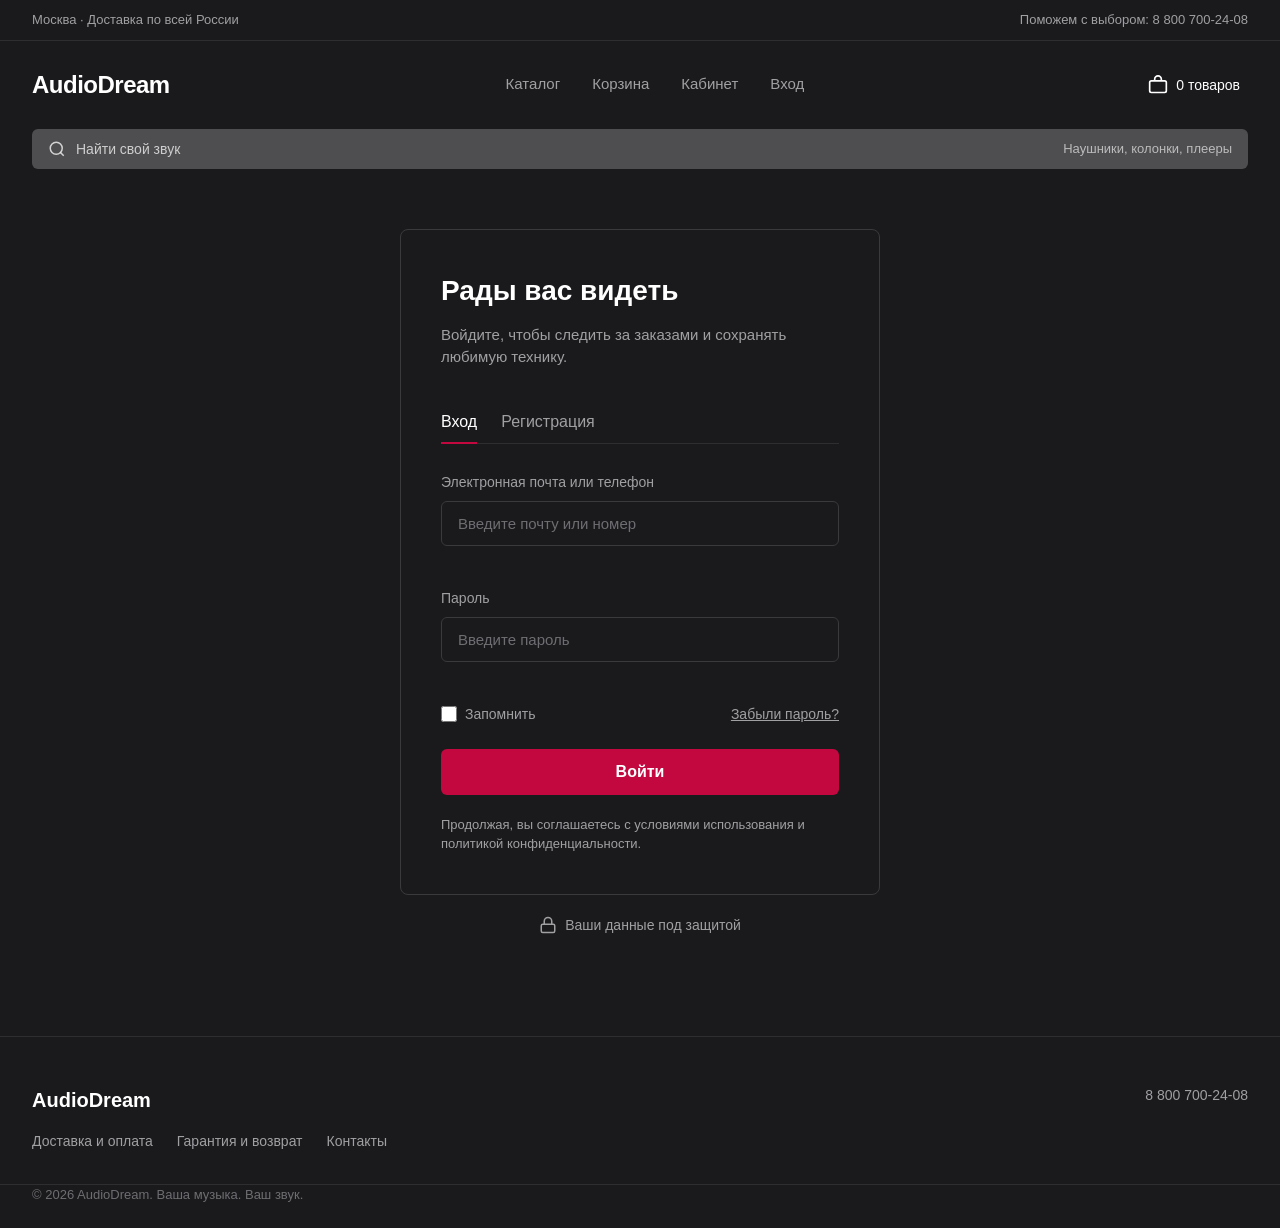
<file: admin.html>
<!DOCTYPE html>
<html lang="ru">
<head>
  <meta charset="UTF-8">
  <meta name="viewport" content="width=device-width, initial-scale=1.0">
  <title>Админ-панель — AudioDream</title>
  <link rel="stylesheet" href="css/style.css">
</head>
<body>

  <!-- Шапка (общая) -->
  <div class="topbar"><div class="container topbar__inner"><span>Москва · Доставка по всей России</span><span>Поможем с выбором: 8 800 700-24-08</span></div></div>
  <header class="header">
    <div class="container header__inner">
      <a href="index.html" class="logo">AudioDream</a>
      <nav class="nav">
        <a href="catalog.html">Каталог</a>
        <a href="cart.html">Корзина</a>
        <a href="profile.html">Кабинет</a>
        <a href="auth.html">Вход</a>
      </nav>
      <div class="header__right">
        <button class="header__cart"><svg width="20" height="20" viewBox="0 0 24 24" fill="none" stroke="currentColor" stroke-width="2"><rect x="2" y="7" width="20" height="14" rx="2"/><path d="M16 7V5a4 4 0 0 0-8 0v2"/></svg><span class="header__cart-count">0 товаров</span></button>
      </div>
      <button class="header__burger" type="button"><span></span><span></span><span></span></button>
    </div>
  </header>
  <nav class="mobile-nav"><div class="mobile-nav__inner"><a href="catalog.html">Каталог</a><a href="cart.html">Корзина</a><a href="profile.html">Кабинет</a><a href="auth.html">Вход</a></div></nav>
  <div class="searchbar"><div class="container"><div class="search"><svg class="search__icon" width="18" height="18" viewBox="0 0 24 24" fill="none" stroke="currentColor" stroke-width="2"><circle cx="11" cy="11" r="8"/><path d="m21 21-4.35-4.35"/></svg><input type="text" class="search__input" placeholder="Найти свой звук"><span class="search__hint">Наушники, акустика, винил</span></div></div></div>

  <main class="container main">
    <div class="admin-layout">
      <!-- Сайдбар админки -->
      <aside class="admin-sidebar">
        <div class="admin-sidebar__title">УПРАВЛЕНИЕ</div>
        <nav class="admin-menu">
          <button class="admin-menu__item admin-menu__item--active" data-admin-section="overview">Обзор</button>
          <button class="admin-menu__item" data-admin-section="products">Товары</button>
          <button class="admin-menu__item" data-admin-section="orders">Заказы</button>
        </nav>
        <a href="index.html" class="admin-back">← Вернуться в магазин</a>
      </aside>

      <div class="admin-content">
        <div class="admin-breadcrumb">AudioDream / Админ-панель</div>
        <h1 class="admin-title">Админ-панель</h1>
        <p class="admin-subtitle">Обзор магазина · Товары и последние заказы</p>

        <!-- Статистика -->
        <div class="admin-stats">
          <div class="stat-card"><div class="stat-card__value" id="adminStatProducts">0</div><div class="stat-card__label">Товаров</div></div>
          <div class="stat-card"><div class="stat-card__value" id="adminStatOrders">0</div><div class="stat-card__label">Заказов</div></div>
          <div class="stat-card"><div class="stat-card__value" id="adminStatActive">0</div><div class="stat-card__label">Активных</div></div>
        </div>

        <!-- Раздел: Обзор -->
        <div data-admin-view="overview">
           <div class="admin-shortcuts">
             <button class="admin-shortcut" data-admin-section="products">
               <div class="admin-shortcut__title">Управление товарами</div>
               <div class="admin-shortcut__text">Добавляйте, редактируйте и удаляйте позиции каталога.</div>
             </button>
             <button class="admin-shortcut" data-admin-section="orders">
               <div class="admin-shortcut__title">Обработка заказов</div>
               <div class="admin-shortcut__text">Меняйте статусы и просматривайте детали покупок.</div>
             </button>
           </div>
        </div>

        <!-- Раздел: Товары -->
        <div data-admin-view="products" class="hidden">
          <div class="admin-section">
            <div class="admin-section__header">
              <h2 id="adminProductsTitle">Товары</h2>
              <button class="btn btn--primary" id="addProductBtn">Добавить товар</button>
            </div>
            <div class="admin-search">
              <svg width="18" height="18" viewBox="0 0 24 24" fill="none" stroke="currentColor" stroke-width="2"><circle cx="11" cy="11" r="8"/><path d="m21 21-4.35-4.35"/></svg>
              <input type="text" id="adminProductSearch" placeholder="Поиск по названию или бренду">
            </div>
            <table class="admin-table">
              <thead><tr><th>Товар</th><th>Цена</th><th>Остаток</th><th>Действия</th></tr></thead>
              <tbody id="adminProductsBody"></tbody>
            </table>
          </div>
        </div>

        <!-- Раздел: Заказы -->
        <div data-admin-view="orders" class="hidden">
          <div class="admin-section">
            <div class="admin-section__header">
              <h2 id="adminOrdersTitle">Заказы</h2>
              <div class="admin-filter">
                <select id="adminOrderFilter" class="admin-status-select">
                  <option value="all">Все статусы</option>
                  <option value="Новый">Новый</option>
                  <option value="Сборка">Сборка</option>
                  <option value="В пути">В пути</option>
                  <option value="Доставлен">Доставлен</option>
                </select>
              </div>
            </div>
            <table class="admin-table">
              <thead><tr><th>Заказ</th><th>Дата</th><th>Покупатель</th><th>Сумма</th><th>Статус</th><th>Действия</th></tr></thead>
              <tbody id="adminOrdersBody"></tbody>
            </table>
          </div>
        </div>

      </div>
    </div>
  </main>

  <!-- Модальное окно товара -->
  <div class="modal hidden" id="productModal">
    <div class="modal__dialog">
      <div class="modal__header">
        <h3 class="modal__title" id="productModalTitle">Добавить товар</h3>
        <button class="modal__close" data-modal-close>&times;</button>
      </div>
      <form id="productForm">
        <input type="hidden" id="productId">
        <div class="form-grid">
          <div class="form-group"><label class="form-label">Название</label><input type="text" class="form-input" id="productName" required></div>
          <div class="form-group"><label class="form-label">Бренд</label><select class="form-input" id="productBrand"></select></div>
          <div class="form-group"><label class="form-label">Категория</label><select class="form-input" id="productCategory"></select></div>
          <div class="form-group"><label class="form-label">Подключение</label><select class="form-input" id="productConnection"></select></div>
          <div class="form-group"><label class="form-label">Цена, ₽</label><input type="number" class="form-input" id="productPrice" required></div>
          <div class="form-group"><label class="form-label">Остаток, шт.</label><input type="number" class="form-input" id="productStock" required></div>
        </div>
        <div class="form-group"><label class="form-label">Ссылка на фото</label><input type="text" class="form-input" id="productImage" placeholder="assets/img/..."></div>
        <div class="form-group"><label class="form-label">Описание</label><textarea class="form-input" id="productDescription"></textarea></div>
        <div class="modal__footer">
          <button type="button" class="btn btn--outline" data-modal-close>Отмена</button>
          <button type="submit" class="btn btn--primary">Сохранить</button>
        </div>
      </form>
    </div>
  </div>

  <!-- Модальное окно деталей заказа -->
  <div class="modal hidden" id="adminOrderModal">
    <div class="modal__dialog">
      <div class="modal__header">
        <h3 class="modal__title">Детали заказа</h3>
        <button class="modal__close" data-modal-close>&times;</button>
      </div>
      <div id="adminOrderBody"></div>
      <div class="modal__footer"><button type="button" class="btn btn--outline" data-modal-close>Закрыть</button></div>
    </div>
  </div>

  <div id="toastContainer" class="toast-container"></div>
  <footer class="footer"><div class="container footer__inner"><div class="footer__left"><div class="footer__logo">AudioDream</div><div class="footer__links"><a href="#">Доставка и оплата</a><a href="#">Гарантия и возврат</a><a href="#">Контакты</a></div></div><div class="footer__right"><div class="footer__phone">8 800 700-24-08</div></div></div><div class="container footer__bottom"><span>© 2026 AudioDream. Ваша музыка. Ваш звук.</span></div></footer>

  <script src="js/store.js"></script>
  <script src="js/auth.js"></script>
  <script src="js/app.js"></script>
  <script src="js/admin-page.js"></script>
</body>
</html>
</file>
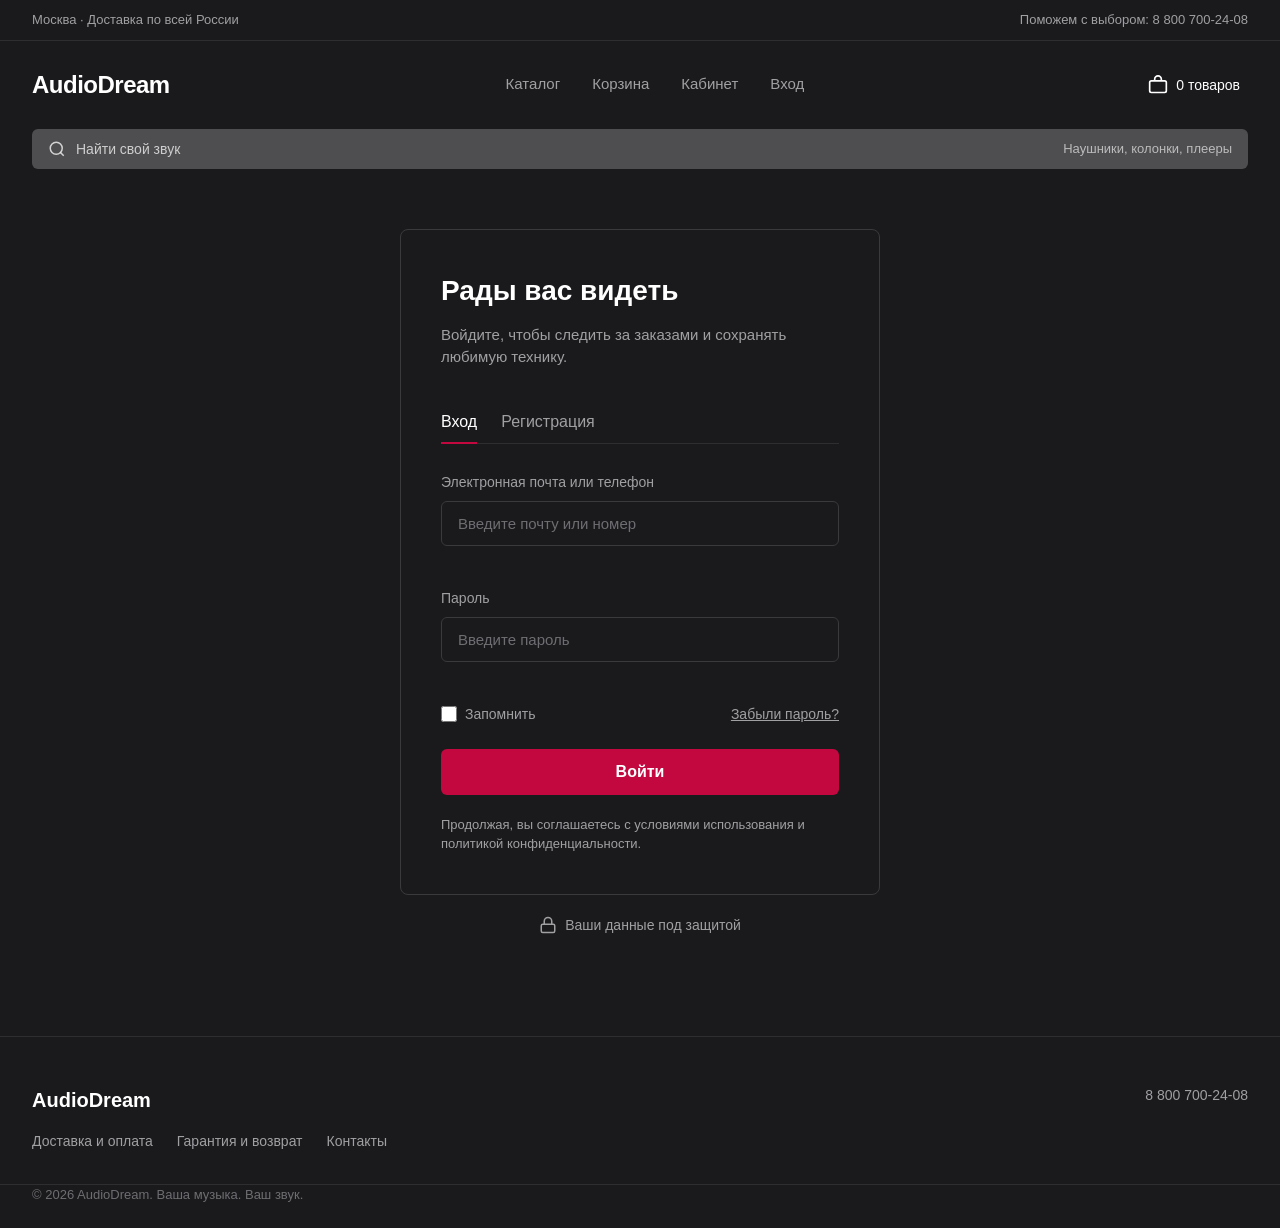
<file: auth.html>
<!DOCTYPE html>
<html lang="ru">
<head>
  <meta charset="UTF-8">
  <meta name="viewport" content="width=device-width, initial-scale=1.0">
  <title>Вход — AudioDream</title>
  <link rel="stylesheet" href="css/style.css">
</head>
<body>

  <div class="topbar">
    <div class="container topbar__inner">
      <span>Москва · Доставка по всей России</span>
      <span>Поможем с выбором: 8 800 700-24-08</span>
    </div>
  </div>

  <header class="header">
    <div class="container header__inner">
      <a href="index.html" class="logo">AudioDream</a>
      <nav class="nav">
        <a href="catalog.html">Каталог</a>
        <a href="cart.html">Корзина</a>
        <a href="profile.html">Кабинет</a>
        <a href="auth.html" class="nav__active">Вход</a>
      </nav>
      <div class="header__right">
        <button class="header__cart">
          <svg width="20" height="20" viewBox="0 0 24 24" fill="none" stroke="currentColor" stroke-width="2"><rect x="2" y="7" width="20" height="14" rx="2"/><path d="M16 7V5a4 4 0 0 0-8 0v2"/></svg>
          <span class="header__cart-count">3 товара</span>
        </button>
      </div>
      <button class="header__burger" type="button" aria-label="Открыть меню" aria-expanded="false">
        <span></span><span></span><span></span>
      </button>
    </div>
  </header>
  <nav class="mobile-nav">
    <div class="mobile-nav__inner">
      <a href="catalog.html">Каталог</a>
      <a href="cart.html">Корзина</a>
      <a href="profile.html">Кабинет</a>
      <a href="auth.html">Вход</a>
    </div>
  </nav>

  <div class="searchbar">
    <div class="container">
      <div class="search">
        <svg class="search__icon" width="18" height="18" viewBox="0 0 24 24" fill="none" stroke="currentColor" stroke-width="2"><circle cx="11" cy="11" r="8"/><path d="m21 21-4.35-4.35"/></svg>
        <input type="text" class="search__input" placeholder="Найти свой звук">
        <span class="search__hint">Наушники, колонки, плееры</span>
      </div>
    </div>
  </div>

  <main class="container main">
    <div class="auth-page">
      <div class="auth-card">
        <h1 class="auth-card__title">Рады вас видеть</h1>
        <p class="auth-card__desc">Войдите, чтобы следить за заказами и сохранять любимую технику.</p>

        <div class="auth-tabs">
          <button class="auth-tabs__btn auth-tabs__btn--active" data-tab="login">Вход</button>
          <button class="auth-tabs__btn" data-tab="register">Регистрация</button>
        </div>

        <form id="loginForm" class="auth-form" novalidate>
          <div class="form-group">
            <label class="form-label" for="loginEmail">Электронная почта или телефон</label>
            <input type="text" id="loginEmail" class="form-input" placeholder="Введите почту или номер" autocomplete="email">
            <span class="form-error" id="loginEmailError"></span>
          </div>
          <div class="form-group">
            <label class="form-label" for="loginPassword">Пароль</label>
            <input type="password" id="loginPassword" class="form-input" placeholder="Введите пароль" autocomplete="current-password">
            <span class="form-error" id="loginPasswordError"></span>
          </div>
          <div class="form-row">
            <label class="checkbox">
              <input type="checkbox" id="rememberMe">
              <span>Запомнить</span>
            </label>
            <a href="#" class="form-link">Забыли пароль?</a>
          </div>
          <button type="submit" class="btn btn--primary btn--full btn--lg">Войти</button>
        </form>

        <form id="registerForm" class="auth-form hidden" novalidate>
          <div class="form-group">
            <label class="form-label" for="regName">Имя</label>
            <input type="text" id="regName" class="form-input" placeholder="Введите имя" autocomplete="name">
            <span class="form-error" id="regNameError"></span>
          </div>
          <div class="form-group">
            <label class="form-label" for="regEmail">Электронная почта</label>
            <input type="email" id="regEmail" class="form-input" placeholder="Введите почту" autocomplete="email">
            <span class="form-error" id="regEmailError"></span>
          </div>
          <div class="form-group">
            <label class="form-label" for="regPhone">Телефон</label>
            <input type="tel" id="regPhone" class="form-input" placeholder="+7 (___) ___-__-__" autocomplete="tel">
            <span class="form-error" id="regPhoneError"></span>
          </div>
          <div class="form-group">
            <label class="form-label" for="regPassword">Пароль</label>
            <input type="password" id="regPassword" class="form-input" placeholder="Минимум 6 символов" autocomplete="new-password">
            <span class="form-error" id="regPasswordError"></span>
          </div>
          <button type="submit" class="btn btn--primary btn--full btn--lg">Зарегистрироваться</button>
        </form>

        <p class="auth-card__policy">Продолжая, вы соглашаетесь с условиями использования и политикой конфиденциальности.</p>
      </div>
      <div class="auth-security">
        <svg width="18" height="18" viewBox="0 0 24 24" fill="none" stroke="currentColor" stroke-width="2"><rect x="3" y="11" width="18" height="11" rx="2"/><path d="M7 11V7a5 5 0 0 1 10 0v4"/></svg>
        <span>Ваши данные под защитой</span>
      </div>
    </div>
  </main>

  <footer class="footer">
    <div class="container footer__inner">
      <div class="footer__left">
        <div class="footer__logo">AudioDream</div>
        <div class="footer__links">
          <a href="#">Доставка и оплата</a>
          <a href="#">Гарантия и возврат</a>
          <a href="#">Контакты</a>
        </div>
      </div>
      <div class="footer__right">
        <div class="footer__phone">8 800 700-24-08</div>
      </div>
    </div>
    <div class="container footer__bottom">
      <span>© 2026 AudioDream. Ваша музыка. Ваш звук.</span>
    </div>
  </footer>

  <div id="toastContainer" class="toast-container"></div>
  <script src="js/store.js"></script>
  <script src="js/auth.js"></script>
  <script src="js/app.js"></script>
</body>
</html>
</file>
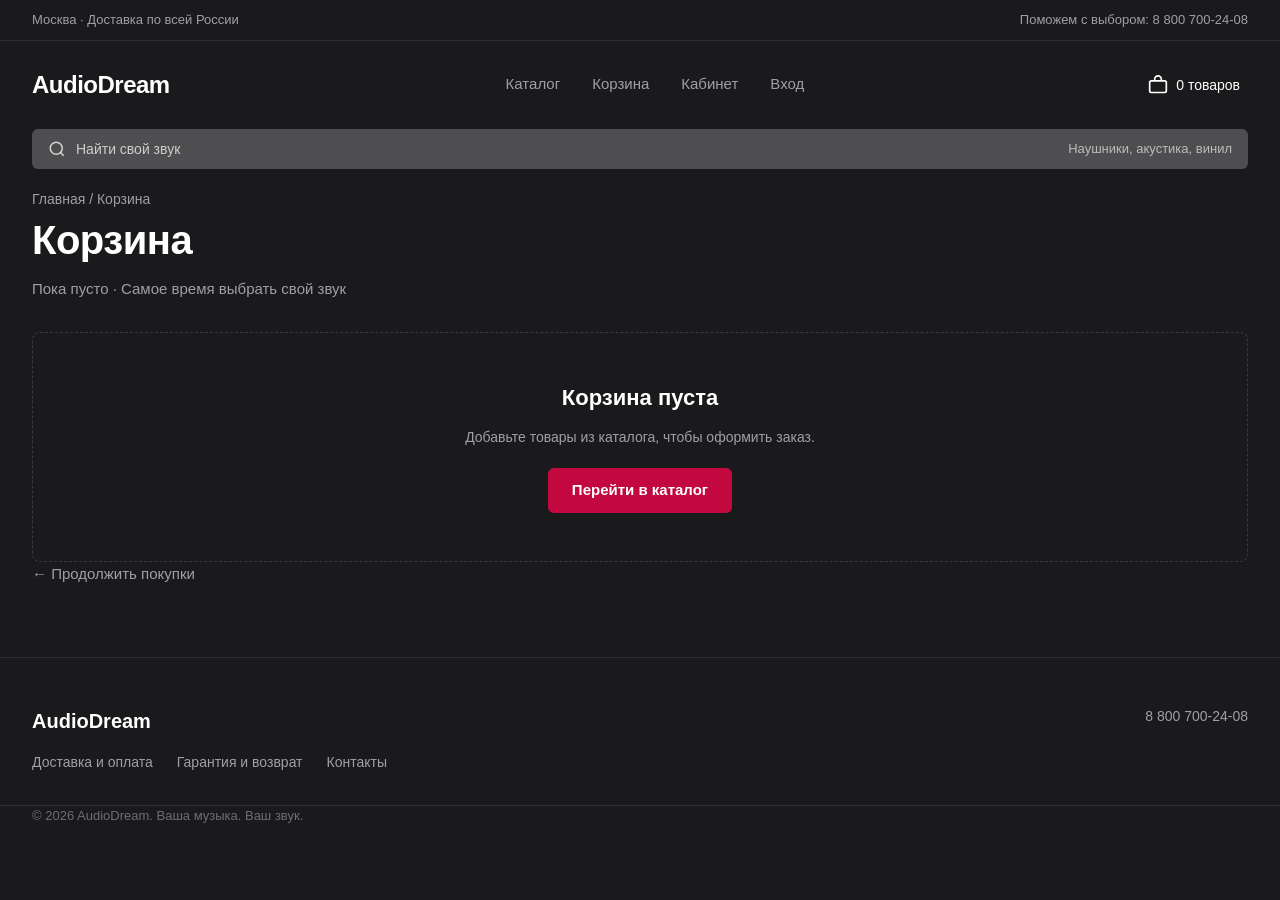
<file: cart.html>
<!DOCTYPE html>
<html lang="ru">
<head>
  <meta charset="UTF-8">
  <meta name="viewport" content="width=device-width, initial-scale=1.0">
  <title>Корзина — AudioDream</title>
  <link rel="stylesheet" href="css/style.css">
</head>
<body>
  <!-- Шапка -->
  <div class="topbar"><div class="container topbar__inner"><span>Москва · Доставка по всей России</span><span>Поможем с выбором: 8 800 700-24-08</span></div></div>
  <header class="header"><div class="container header__inner"><a href="index.html" class="logo">AudioDream</a><nav class="nav"><a href="catalog.html">Каталог</a><a href="cart.html" class="nav__active">Корзина</a><a href="profile.html">Кабинет</a><a href="auth.html">Вход</a></nav><div class="header__right"><button class="header__cart"><svg width="20" height="20" viewBox="0 0 24 24" fill="none" stroke="currentColor" stroke-width="2"><rect x="2" y="7" width="20" height="14" rx="2"/><path d="M16 7V5a4 4 0 0 0-8 0v2"/></svg><span class="header__cart-count">0 товаров</span></button></div><button class="header__burger"><span></span><span></span><span></span></button></div></header>
  <nav class="mobile-nav"><div class="mobile-nav__inner"><a href="catalog.html">Каталог</a><a href="cart.html">Корзина</a><a href="profile.html">Кабинет</a><a href="auth.html">Вход</a></div></nav>
  <div class="searchbar"><div class="container"><div class="search"><svg class="search__icon" width="18" height="18" viewBox="0 0 24 24" fill="none" stroke="currentColor" stroke-width="2"><circle cx="11" cy="11" r="8"/><path d="m21 21-4.35-4.35"/></svg><input type="text" class="search__input" placeholder="Найти свой звук"><span class="search__hint">Наушники, акустика, винил</span></div></div></div>

  <div class="container"><div class="breadcrumbs"><a href="index.html">Главная</a> / <span>Корзина</span></div></div>

  <main class="container main">
    <h1 class="page-title">Корзина</h1>
    <p class="page-subtitle" id="cartSubtitle">Загрузка...</p>

    <div id="cartEmpty" class="empty-state hidden">
      <div class="empty-state__title">Корзина пуста</div>
      <p class="empty-state__text">Добавьте товары из каталога, чтобы оформить заказ.</p>
      <a href="catalog.html" class="btn btn--primary">Перейти в каталог</a>
    </div>

    <div class="cart-layout" id="cartLayout">
      <div class="cart-items" id="cartItems"></div>
      <div class="cart-summary">
        <h2 class="cart-summary__title">Итого</h2>
        <div class="cart-summary__row"><span id="cartSummaryCount">Товары, 0 шт.</span><span id="cartSummaryTotal">0 ₽</span></div>
        <div class="cart-summary__row"><span>Доставка</span><span>Бесплатно</span></div>
        <div class="cart-summary__divider"></div>
        <div class="cart-summary__row cart-summary__total"><span>К оплате</span><span id="cartGrandTotal">0 ₽</span></div>
        <button class="btn btn--primary btn--full btn--lg mt-20" id="checkoutBtn">Оформить заказ</button>
        <p class="cart-summary__note">Способ доставки и оплаты можно выбрать на следующем шаге.</p>
      </div>
    </div>
    
    <a href="catalog.html" class="cart-back">← Продолжить покупки</a>
  </main>

  <!-- Модалка входа при оформлении -->
  <div class="modal hidden" id="authModal">
    <div class="modal__dialog">
      <div class="modal__header"><h3 class="modal__title">Вход для оформления</h3><button class="modal__close" data-modal-close>&times;</button></div>
      <p class="modal__text">Чтобы оформить заказ, необходимо войти в аккаунт.</p>
      <form id="authModalForm">
        <div class="form-group"><input type="text" class="form-input" id="authModalLogin" placeholder="Email или телефон" required></div>
        <div class="form-group"><input type="password" class="form-input" id="authModalPassword" placeholder="Пароль" required></div>
        <div class="form-error" id="authModalError"></div>
        <button type="submit" class="btn btn--primary btn--full">Войти и оформить</button>
      </form>
      <p class="modal__note">Нет аккаунта? <a href="auth.html">Зарегистрируйтесь</a></p>
    </div>
  </div>

  <div id="toastContainer" class="toast-container"></div>
  <footer class="footer"><div class="container footer__inner"><div class="footer__left"><div class="footer__logo">AudioDream</div><div class="footer__links"><a href="#">Доставка и оплата</a><a href="#">Гарантия и возврат</a><a href="#">Контакты</a></div></div><div class="footer__right"><div class="footer__phone">8 800 700-24-08</div></div></div><div class="container footer__bottom"><span>© 2026 AudioDream. Ваша музыка. Ваш звук.</span></div></footer>

  <script src="js/store.js"></script>
  <script src="js/auth.js"></script>
  <script src="js/app.js"></script>
  <script src="js/cart-page.js"></script>
</body>
</html>
</file>
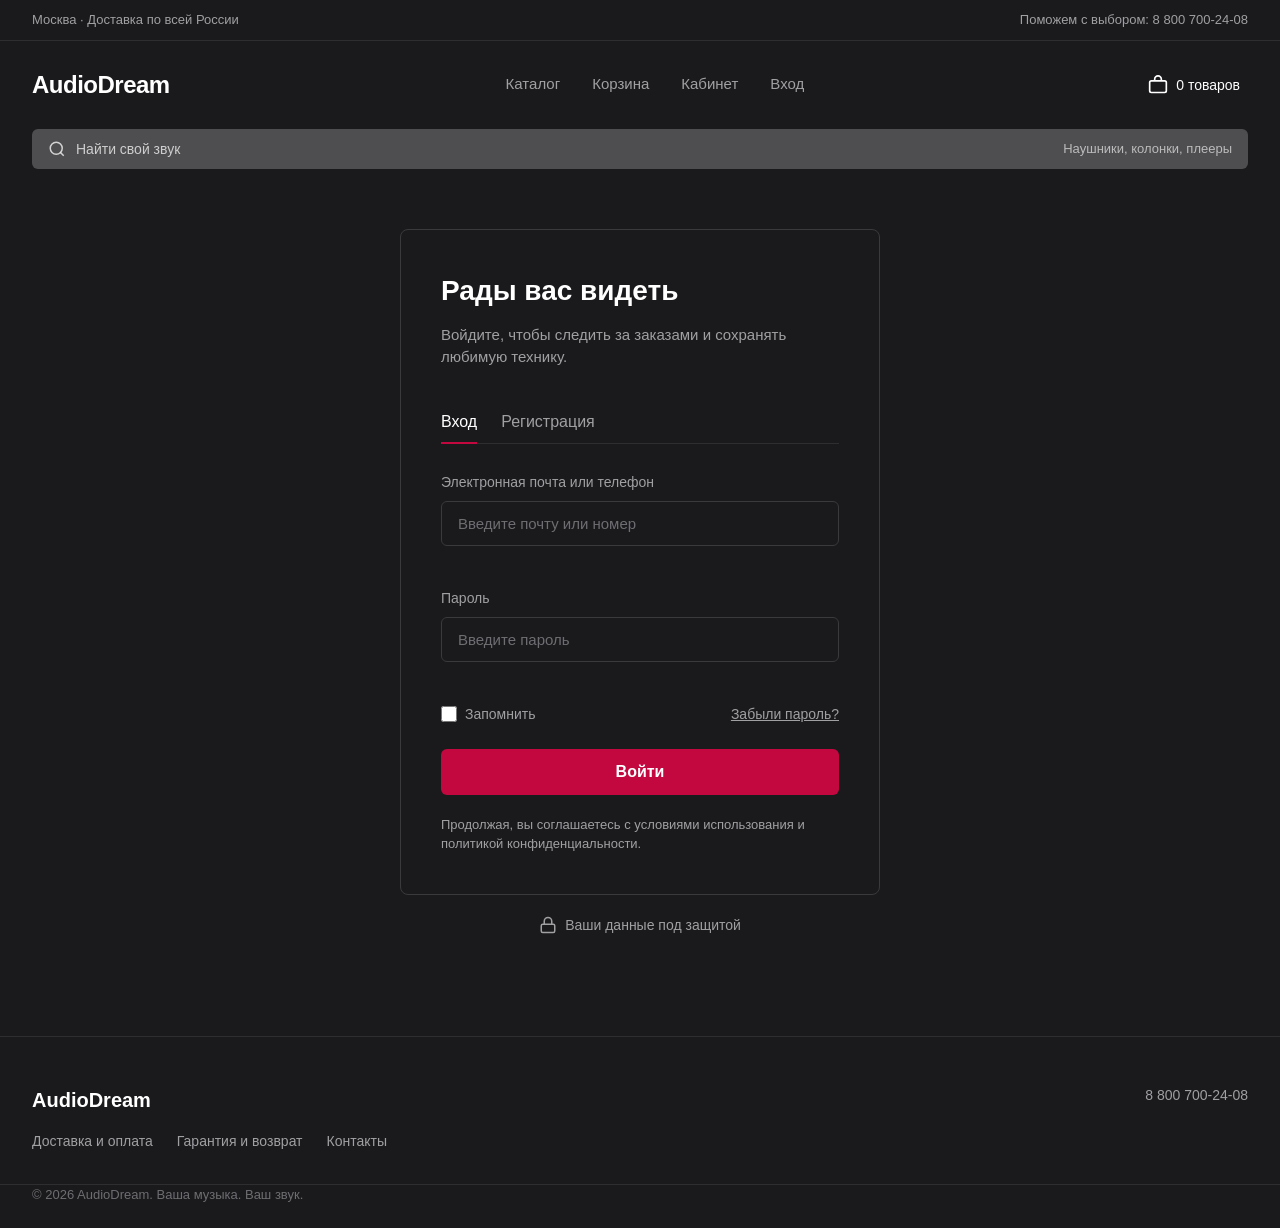
<file: profile.html>
<!DOCTYPE html>
<html lang="ru">
<head>
  <meta charset="UTF-8">
  <meta name="viewport" content="width=device-width, initial-scale=1.0">
  <title>Личный кабинет — AudioDream</title>
  <link rel="stylesheet" href="css/style.css">
</head>
<body>

  <div class="topbar">
    <div class="container topbar__inner">
      <span>Москва · Доставка по всей России</span>
      <span>Поможем с выбором: 8 800 700-24-08</span>
    </div>
  </div>

  <header class="header">
    <div class="container header__inner">
      <a href="index.html" class="logo">AudioDream</a>
      <nav class="nav">
        <a href="catalog.html">Каталог</a>
        <a href="cart.html">Корзина</a>
        <a href="profile.html" class="nav__active">Кабинет</a>
        <a href="auth.html">Вход</a>
      </nav>
      <div class="header__right">
        <button class="header__cart">
          <svg width="20" height="20" viewBox="0 0 24 24" fill="none" stroke="currentColor" stroke-width="2"><rect x="2" y="7" width="20" height="14" rx="2"/><path d="M16 7V5a4 4 0 0 0-8 0v2"/></svg>
          <span class="header__cart-count">0 товаров</span>
        </button>
      </div>
      <button class="header__burger" type="button" aria-label="Открыть меню" aria-expanded="false">
        <span></span><span></span><span></span>
      </button>
    </div>
  </header>

  <nav class="mobile-nav">
    <div class="mobile-nav__inner">
      <a href="catalog.html">Каталог</a>
      <a href="cart.html">Корзина</a>
      <a href="profile.html" class="nav__active">Кабинет</a>
      <a href="auth.html">Вход</a>
    </div>
  </nav>

  <div class="searchbar">
    <div class="container">
      <div class="search">
        <svg class="search__icon" width="18" height="18" viewBox="0 0 24 24" fill="none" stroke="currentColor" stroke-width="2"><circle cx="11" cy="11" r="8"/><path d="m21 21-4.35-4.35"/></svg>
        <input type="text" class="search__input" placeholder="Найти свой звук">
        <span class="search__hint">Наушники, колонки, плееры</span>
      </div>
    </div>
  </div>

  <div class="container">
    <div class="breadcrumbs">
      <a href="index.html">Главная</a> / <span>Личный кабинет</span>
    </div>
  </div>

  <main class="container main">
    <h1 class="page-title">Личный кабинет</h1>

    <div class="profile-top">
      <div class="profile-user">
        <div class="profile-avatar" id="profileAvatar">—</div>
        <div class="profile-user__info">
          <div class="profile-user__name" id="profileName">Пользователь</div>
          <div class="profile-user__phone" id="profilePhone">—</div>
        </div>
      </div>
      <a href="#" class="profile-logout" id="logoutBtn">Выйти</a>
    </div>

    <nav class="profile-tabs">
      <a href="#orders" class="profile-tab profile-tab--active">Мои заказы</a>
      <a href="#tracker" class="profile-tab">Трекер</a>
      <a href="#favorites" class="profile-tab">Избранное</a>
    </nav>

    <section id="orders" class="profile-section">
      <h2 class="profile-section__title">Мои заказы</h2>
      <table class="orders-table">
        <thead>
          <tr>
            <th>Заказ</th>
            <th>Дата</th>
            <th>Сумма</th>
            <th>Статус</th>
            <th></th>
          </tr>
        </thead>
        <tbody id="ordersTableBody"></tbody>
      </table>
    </section>

    <section id="tracker" class="profile-section">
      <div class="profile-section__header">
        <h2 class="profile-section__title">Трекер</h2>
        <span class="profile-section__note" id="trackerNote">0 активных заказов</span>
      </div>
      <div id="trackerContent"></div>
    </section>

    <section id="favorites" class="profile-section">
      <div class="profile-section__header">
        <h2 class="profile-section__title" id="favoritesTitle">Избранное · 0</h2>
        <a href="catalog.html" class="link">Все →</a>
      </div>
      <div class="empty-state hidden" id="favoritesEmpty">
        <div class="empty-state__title">В избранном пока пусто</div>
        <p class="empty-state__text">Нажмите ♡ на карточке товара, чтобы сохранить его здесь.</p>
        <a href="catalog.html" class="btn btn--outline">Перейти в каталог</a>
      </div>
      <div class="favorites-list" id="favoritesList"></div>
    </section>
  </main>

  <footer class="footer">
    <div class="container footer__inner">
      <div class="footer__left">
        <div class="footer__logo">AudioDream</div>
        <div class="footer__links">
          <a href="#">Доставка и оплата</a>
          <a href="#">Гарантия и возврат</a>
          <a href="#">Контакты</a>
        </div>
      </div>
      <div class="footer__right">
        <div class="footer__phone">8 800 700-24-08</div>
      </div>
    </div>
    <div class="container footer__bottom">
      <span>© 2026 AudioDream. Ваша музыка. Ваш звук.</span>
    </div>
  </footer>

  <!-- Детали заказа -->
  <div class="modal hidden" id="orderDetailsModal" role="dialog" aria-modal="true" aria-labelledby="orderDetailsTitle">
    <div class="modal__dialog modal__dialog--wide">
      <div class="modal__header">
        <h3 class="modal__title" id="orderDetailsTitle">Детали заказа</h3>
        <button class="modal__close" type="button" data-modal-close aria-label="Закрыть">×</button>
      </div>
      <div id="orderDetailsBody"></div>
      <div class="modal__footer">
        <button class="btn btn--outline" type="button" data-modal-close>Закрыть</button>
        <button class="btn btn--primary" type="button" id="repeatOrderBtn" data-repeat-order="">Повторить заказ</button>
      </div>
    </div>
  </div>

  <div id="toastContainer" class="toast-container"></div>
  <script src="js/store.js"></script>
  <script src="js/auth.js"></script>
  <script src="js/app.js"></script>
  <script src="js/profile-page.js"></script>
</body>
</html>
<!DOCTYPE html>
<html lang="ru">
<head>
  <meta charset="UTF-8">
  <meta name="viewport" content="width=device-width, initial-scale=1.0">
  <title>Личный кабинет — AudioDream</title>
  <link rel="stylesheet" href="css/style.css">
</head>
<body>
  <!-- Шапка (копия из admin.html) -->
  <div class="topbar"><div class="container topbar__inner"><span>Москва · Доставка по всей России</span><span>Поможем с выбором: 8 800 700-24-08</span></div></div>
  <header class="header"><div class="container header__inner"><a href="index.html" class="logo">AudioDream</a><nav class="nav"><a href="catalog.html">Каталог</a><a href="cart.html">Корзина</a><a href="profile.html" class="nav__active">Кабинет</a><a href="auth.html">Вход</a></nav><div class="header__right"><button class="header__cart"><svg width="20" height="20" viewBox="0 0 24 24" fill="none" stroke="currentColor" stroke-width="2"><rect x="2" y="7" width="20" height="14" rx="2"/><path d="M16 7V5a4 4 0 0 0-8 0v2"/></svg><span class="header__cart-count">0 товаров</span></button></div><button class="header__burger"><span></span><span></span><span></span></button></div></header>
  <nav class="mobile-nav"><div class="mobile-nav__inner"><a href="catalog.html">Каталог</a><a href="cart.html">Корзина</a><a href="profile.html">Кабинет</a><a href="auth.html">Вход</a></div></nav>
  <div class="searchbar"><div class="container"><div class="search"><svg class="search__icon" width="18" height="18" viewBox="0 0 24 24" fill="none" stroke="currentColor" stroke-width="2"><circle cx="11" cy="11" r="8"/><path d="m21 21-4.35-4.35"/></svg><input type="text" class="search__input" placeholder="Найти свой звук"><span class="search__hint">Наушники, акустика, винил</span></div></div></div>

  <div class="container"><div class="breadcrumbs"><a href="index.html">Главная</a> / <span>Личный кабинет</span></div></div>

  <main class="container main">
    <h1 class="page-title">Личный кабинет</h1>

    <div class="profile-top">
      <div class="profile-user">
        <div class="profile-avatar" id="profileAvatar">?</div>
        <div class="profile-user__info">
          <div class="profile-user__name" id="profileName">Загрузка...</div>
          <div class="profile-user__phone" id="profilePhone">...</div>
        </div>
      </div>
      <a href="#" class="profile-logout" id="logoutBtn">Выйти</a>
    </div>

    <nav class="profile-tabs">
      <a href="#orders" class="profile-tab profile-tab--active">Мои заказы</a>
      <a href="#tracker" class="profile-tab">Трекер</a>
      <a href="#favorites" class="profile-tab">Избранное</a>
    </nav>

    <!-- Заказы -->
    <section id="orders" class="profile-section">
      <h2 class="profile-section__title">Мои заказы</h2>
      <table class="orders-table">
        <thead><tr><th>Заказ</th><th>Дата</th><th>Сумма</th><th>Статус</th><th></th></tr></thead>
        <tbody id="ordersTableBody"></tbody>
      </table>
    </section>

    <!-- Трекер -->
    <section id="tracker" class="profile-section hidden">
      <div class="profile-section__header">
        <h2 class="profile-section__title">Трекер</h2>
        <span class="profile-section__note" id="trackerNote">0 активных заказов</span>
      </div>
      <div id="trackerContent"></div>
    </section>

    <!-- Избранное -->
    <section id="favorites" class="profile-section hidden">
      <div class="profile-section__header">
        <h2 class="profile-section__title" id="favoritesTitle">Избранное</h2>
        <a href="catalog.html" class="link">Все →</a>
      </div>
      <div id="favoritesEmpty" class="empty-state hidden">
        <div class="empty-state__title">В избранном пока пусто</div>
        <p class="empty-state__text">Нажмите ♡ на карточке товара, чтобы сохранить его здесь.</p>
        <a href="catalog.html" class="btn btn--outline">Перейти в каталог</a>
      </div>
      <div class="favorites-list" id="favoritesList"></div>
    </section>
  </main>

  <!-- Модалка деталей заказа -->
  <div class="modal hidden" id="orderDetailsModal">
    <div class="modal__dialog">
      <div class="modal__header"><h3 class="modal__title">Детали заказа</h3><button class="modal__close" data-modal-close>&times;</button></div>
      <div id="orderDetailsBody"></div>
      <div class="modal__footer">
        <button type="button" class="btn btn--primary" id="repeatOrderBtn" data-repeat-order="">Повторить заказ</button>
        <button type="button" class="btn btn--outline" data-modal-close>Закрыть</button>
      </div>
    </div>
  </div>

  <div id="toastContainer" class="toast-container"></div>
  <footer class="footer"><div class="container footer__inner"><div class="footer__left"><div class="footer__logo">AudioDream</div><div class="footer__links"><a href="#">Доставка и оплата</a><a href="#">Гарантия и возврат</a><a href="#">Контакты</a></div></div><div class="footer__right"><div class="footer__phone">8 800 700-24-08</div></div></div><div class="container footer__bottom"><span>© 2026 AudioDream. Ваша музыка. Ваш звук.</span></div></footer>

  <script src="js/store.js"></script>
  <script src="js/auth.js"></script>
  <script src="js/app.js"></script>
  <script src="js/profile-page.js"></script>
</body>
</html>
</file>
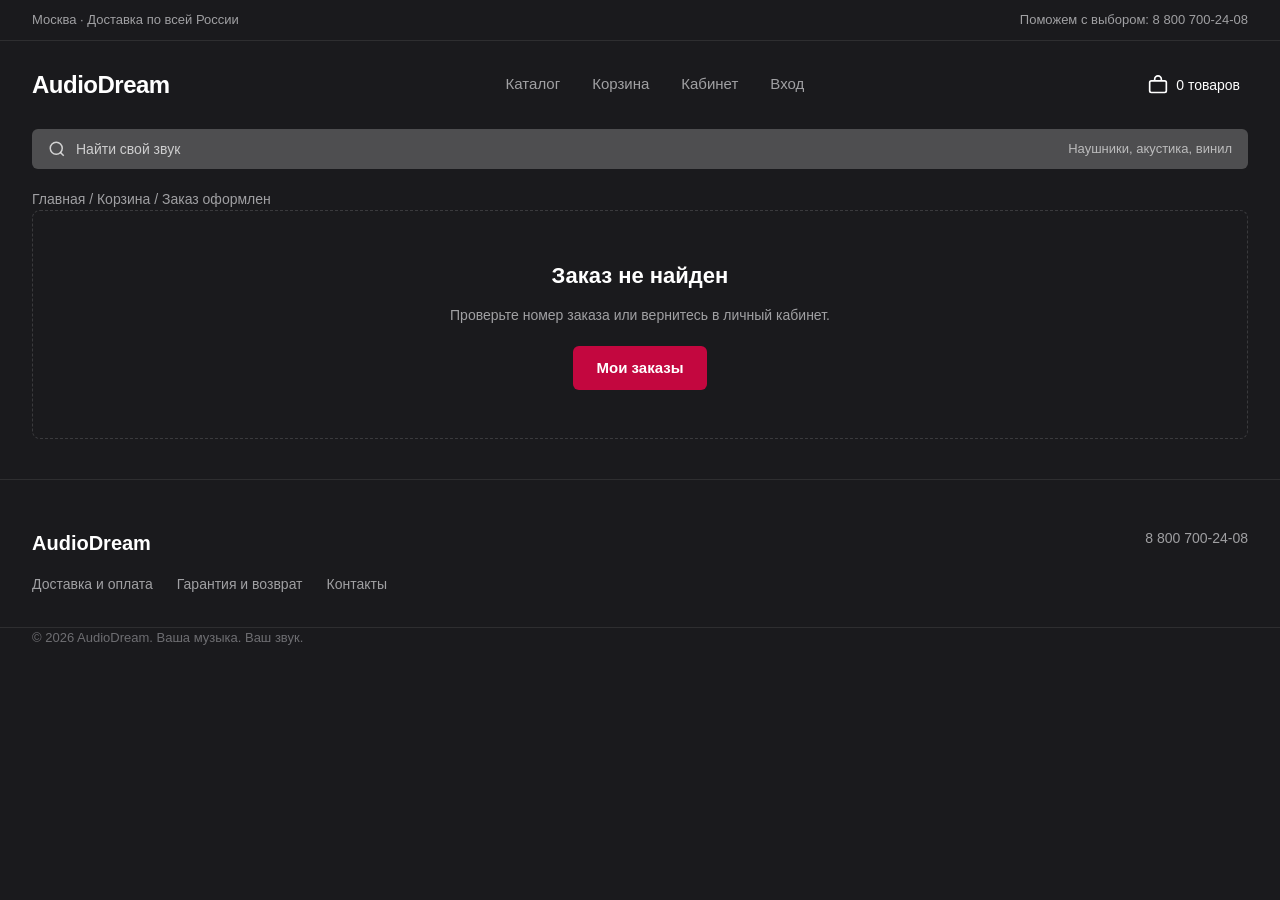
<file: success.html>
<!DOCTYPE html>
<html lang="ru">
<head>
  <meta charset="UTF-8">
  <meta name="viewport" content="width=device-width, initial-scale=1.0">
  <title>Заказ оформлен — AudioDream</title>
  <link rel="stylesheet" href="css/style.css">
</head>
<body>
  <!-- Шапка -->
  <div class="topbar"><div class="container topbar__inner"><span>Москва · Доставка по всей России</span><span>Поможем с выбором: 8 800 700-24-08</span></div></div>
  <header class="header"><div class="container header__inner"><a href="index.html" class="logo">AudioDream</a><nav class="nav"><a href="catalog.html">Каталог</a><a href="cart.html">Корзина</a><a href="profile.html">Кабинет</a><a href="auth.html">Вход</a></nav><div class="header__right"><button class="header__cart"><svg width="20" height="20" viewBox="0 0 24 24" fill="none" stroke="currentColor" stroke-width="2"><rect x="2" y="7" width="20" height="14" rx="2"/><path d="M16 7V5a4 4 0 0 0-8 0v2"/></svg><span class="header__cart-count">0 товаров</span></button></div><button class="header__burger"><span></span><span></span><span></span></button></div></header>
  <nav class="mobile-nav"><div class="mobile-nav__inner"><a href="catalog.html">Каталог</a><a href="cart.html">Корзина</a><a href="profile.html">Кабинет</a><a href="auth.html">Вход</a></div></nav>
  <div class="searchbar"><div class="container"><div class="search"><svg class="search__icon" width="18" height="18" viewBox="0 0 24 24" fill="none" stroke="currentColor" stroke-width="2"><circle cx="11" cy="11" r="8"/><path d="m21 21-4.35-4.35"/></svg><input type="text" class="search__input" placeholder="Найти свой звук"><span class="search__hint">Наушники, акустика, винил</span></div></div></div>

  <div class="container"><div class="breadcrumbs"><a href="index.html">Главная</a> / <a href="cart.html">Корзина</a> / <span>Заказ оформлен</span></div></div>

  <main class="container main">
    <div class="order-success" id="orderSuccessBlock">
      <div class="order-success__icon">✓</div>
      <h1 class="order-success__title">Заказ оформлен!</h1>
      <p class="order-success__text">Спасибо за покупку. Следить за доставкой можно в личном кабинете.</p>
      
      <div class="order-success__grid">
        <div class="order-success__item"><span>Заказ</span><strong id="successOrderId">—</strong></div>
        <div class="order-success__item"><span>Статус</span><strong id="successOrderStatus">—</strong></div>
        <div class="order-success__item"><span>Трек-номер</span><strong id="successOrderTrack">—</strong></div>
        <div class="order-success__item"><span>Сумма</span><strong id="successOrderTotal">—</strong></div>
        <div class="order-success__item"><span>Дата</span><strong id="successOrderDate">—</strong></div>
        <div class="order-success__item"><span>Позиций</span><strong id="successOrderItems">—</strong></div>
      </div>

      <div class="modal__footer" style="justify-content: center; margin-top: 32px;">
        <a href="profile.html#orders" class="btn btn--outline">Мои заказы</a>
        <a href="catalog.html" class="btn btn--primary">Продолжить покупки</a>
      </div>
    </div>

    <div class="empty-state hidden" id="orderNotFound">
      <div class="empty-state__title">Заказ не найден</div>
      <p class="empty-state__text">Проверьте номер заказа или вернитесь в личный кабинет.</p>
      <a href="profile.html#orders" class="btn btn--primary">Мои заказы</a>
    </div>
  </main>

  <footer class="footer"><div class="container footer__inner"><div class="footer__left"><div class="footer__logo">AudioDream</div><div class="footer__links"><a href="#">Доставка и оплата</a><a href="#">Гарантия и возврат</a><a href="#">Контакты</a></div></div><div class="footer__right"><div class="footer__phone">8 800 700-24-08</div></div></div><div class="container footer__bottom"><span>© 2026 AudioDream. Ваша музыка. Ваш звук.</span></div></footer>

  <script src="js/store.js"></script>
  <script src="js/auth.js"></script>
  <script src="js/app.js"></script>
  <script>
    document.addEventListener('DOMContentLoaded', async () => {
      await window.AudioStore.ready;
      const params = new URLSearchParams(window.location.search);
      const orderId = params.get('order');
      const order = window.AudioStore.getOrder(orderId);
      
      if (!order) {
        document.getElementById('orderSuccessBlock').classList.add('hidden');
        document.getElementById('orderNotFound').classList.remove('hidden');
        return;
      }

      const items = window.AudioStore.getOrderItems(order.id);
      document.getElementById('successOrderId').textContent = '№ ' + order.id;
      document.getElementById('successOrderStatus').textContent = order.status;
      document.getElementById('successOrderTrack').textContent = order.track_number;
      document.getElementById('successOrderTotal').textContent = window.AudioStore.formatPrice(order.total_price);
      document.getElementById('successOrderDate').textContent = window.AudioStore.formatDate(order.date);
      document.getElementById('successOrderItems').textContent = items.length + ' шт.';
    });
  </script>
</body>
</html>
</file>
<file: css/style.css>
:root {
  --bg: #1A1A1D;
  --bg-2: #1E1E20;
  --bg-3: #2A2A2D;
  --bg-4: #4E4E50;
  --accent: #C3073F;
  --accent-hover: #950740;
  --accent-dark: #6F2232;
  --text: #FFFFFF;
  --text-2: #A0A0A3;
  --text-3: #6E6E72;
  --border: #2E2E30;
  --border-2: #3A3A3D;
  --radius-card: 8px;
  --radius-btn: 6px;
  --radius-pill: 20px;
}

* { margin: 0; padding: 0; box-sizing: border-box; }

body {
  font-family: 'Inter', -apple-system, BlinkMacSystemFont, 'Segoe UI', sans-serif;
  background: var(--bg);
  color: var(--text);
  line-height: 1.5;
  min-height: 100vh;
  -webkit-font-smoothing: antialiased;
}

a { color: var(--text); text-decoration: none; transition: color .2s; }
a:hover { color: var(--accent); }
img { max-width: 100%; display: block; }
button { font-family: inherit; }

.container { max-width: 1440px; margin: 0 auto; padding: 0 64px; }

/* ===== TOPBAR ===== */
.topbar { background: var(--bg); padding: 10px 0; font-size: 13px; color: var(--text-2); border-bottom: 1px solid var(--border); }
.topbar__inner { display: flex; justify-content: space-between; }

/* ===== HEADER ===== */
.header { background: var(--bg); padding: 26px 0; position: sticky; top: 0; z-index: 100; }
.header__inner { display: flex; justify-content: space-between; align-items: center; gap: 24px; }

.logo { font-size: 24px; font-weight: 700; letter-spacing: -0.5px; }

.nav { display: flex; gap: 32px; }
.nav a { font-size: 15px; font-weight: 400; color: var(--text-2); transition: color .2s; }
.nav a:hover, .nav__active { color: var(--text); }

.header__right { display: flex; align-items: center; gap: 20px; }
.header__cart { background: none; border: none; color: var(--text); cursor: pointer; display: flex; align-items: center; gap: 8px; font-size: 14px; padding: 8px; }
.header__cart:hover { color: var(--accent); }
.header__profile { display: none; }

.header__burger { display: none; flex-direction: column; justify-content: center; gap: 5px; width: 40px; height: 40px; padding: 8px; background: none; border: none; color: var(--text); cursor: pointer; }
.header__burger span { display: block; width: 100%; height: 2px; background: currentColor; border-radius: 2px; transition: transform .2s, opacity .2s; }
body.menu-open .header__burger span:nth-child(1) { transform: translateY(7px) rotate(45deg); }
body.menu-open .header__burger span:nth-child(2) { opacity: 0; }
body.menu-open .header__burger span:nth-child(3) { transform: translateY(-7px) rotate(-45deg); }

.mobile-nav { display: none; background: var(--bg); border-bottom: 1px solid var(--border); }
.mobile-nav__inner { display: flex; flex-direction: column; padding: 0 16px 12px; }
.mobile-nav a { padding: 14px 0; font-size: 16px; color: var(--text-2); border-bottom: 1px solid var(--border); }
.mobile-nav a:last-child { border-bottom: none; }
.mobile-nav a:hover, .mobile-nav a.nav__active { color: var(--text); }
body.menu-open .mobile-nav { display: block; }

/* ===== SEARCH ===== */
.searchbar { background: var(--bg); }
.search { display: flex; align-items: center; background: var(--bg-4); border-radius: var(--radius-btn); height: 40px; padding: 0 16px; gap: 10px; }
.search__icon { color: rgba(255, 255, 255, .75); flex-shrink: 0; }
.search__input { flex: 1; min-width: 0; background: none; border: none; color: var(--text); font-size: 14px; outline: none; font-family: inherit; }
.search__input::placeholder { color: rgba(255, 255, 255, .72); }
.search__hint { color: rgba(255, 255, 255, .62); font-size: 13px; white-space: nowrap; }

/* ===== BREADCRUMBS ===== */
.breadcrumbs { padding: 20px 0 0; font-size: 14px; color: var(--text-2); }
.breadcrumbs a { color: var(--text-2); }
.breadcrumbs a:hover { color: var(--text); }

/* ===== MAIN ===== */
.main { padding: 32px 0 60px; }
.page-title { font-size: 40px; font-weight: 700; margin-bottom: 8px; letter-spacing: -0.5px; }
.page-subtitle { color: var(--text-2); font-size: 15px; margin-bottom: 32px; }

/* ===== BUTTONS ===== */
.btn { display: inline-flex; align-items: center; justify-content: center; padding: 11px 24px; border-radius: var(--radius-btn); font-size: 15px; font-weight: 600; cursor: pointer; border: none; transition: all .2s; text-align: center; font-family: inherit; }
.btn--primary { background: var(--accent); color: #fff; }
.btn--primary:hover { background: var(--accent-hover); color: #fff; }
.btn--outline { background: transparent; color: var(--text); border: 1px solid var(--border-2); }
.btn--outline:hover { border-color: var(--text); }
.btn--full { width: 100%; }
.btn--lg { padding: 14px 24px; font-size: 16px; }
.mt-20 { margin-top: 20px; }

/* ===== HERO ===== */
.hero { background: var(--bg-4); border-radius: var(--radius-card); display: grid; grid-template-columns: 1fr 1.05fr; overflow: hidden; margin-bottom: 64px; }
.hero__content { background: var(--bg-4); padding: 48px; display: flex; flex-direction: column; align-items: flex-start; justify-content: center; }
.hero__subtitle { font-size: 12px; color: rgba(255, 255, 255, .72); text-transform: uppercase; letter-spacing: 1.5px; margin-bottom: 16px; font-weight: 500; }
.hero__title { font-size: 44px; font-weight: 700; line-height: 1.12; margin-bottom: 20px; letter-spacing: -1px; }
.hero__desc { font-size: 16px; color: rgba(255, 255, 255, .82); margin-bottom: 28px; line-height: 1.6; max-width: 440px; }
.hero__note { margin-top: 20px; font-size: 13px; color: rgba(255, 255, 255, .65); }
.hero__image { background: #141416; overflow: hidden; }
.hero__image img { width: 100%; height: 100%; object-fit: cover; }

/* ===== SECTIONS ===== */
.section { margin-bottom: 64px; }
.section__header { display: flex; justify-content: space-between; align-items: center; margin-bottom: 24px; }
.section__title { font-size: 28px; font-weight: 700; margin-bottom: 24px; letter-spacing: -0.3px; }
.section__header .section__title { margin-bottom: 0; }
.section__link { color: var(--text-2); font-size: 15px; }

/* ===== CATEGORIES ===== */
.categories { display: grid; grid-template-columns: repeat(3, 1fr); gap: 20px; margin-bottom: 64px; }
.category-card { background: transparent; border: 1px solid var(--border-2); border-radius: var(--radius-card); padding: 24px 28px; display: flex; justify-content: space-between; align-items: center; gap: 16px; transition: all .2s; }
.category-card:hover { border-color: var(--text-2); }
.category-card__left { display: flex; align-items: center; gap: 16px; }
.category-card__icon { color: var(--text); flex-shrink: 0; }
.category-card__left h3 { font-size: 18px; font-weight: 600; margin-bottom: 4px; }
.category-card__left p { font-size: 13px; color: var(--text-2); }
.category-card__arrow { color: var(--text-2); flex-shrink: 0; }

/* ===== PRODUCTS ===== */
.products { display: grid; grid-template-columns: repeat(3, 1fr); gap: 24px; }
.products--2col { grid-template-columns: repeat(2, 1fr); }

.product-card { background: transparent; border: 1px solid var(--border-2); border-radius: var(--radius-card); overflow: hidden; transition: border-color .2s; display: flex; flex-direction: column; }
.product-card:hover { border-color: var(--text-2); }
.product-card__image { background: var(--bg-4); height: 250px; position: relative; padding: 0; overflow: hidden; }
.product-card__image img { width: 100%; height: 100%; object-fit: cover; }
.product-card__badge { position: absolute; top: 14px; left: 16px; font-size: 12px; color: rgba(255, 255, 255, .78); z-index: 1; }
.product-card__fav { position: absolute; top: 10px; right: 12px; background: none; border: none; color: rgba(255, 255, 255, .78); cursor: pointer; font-size: 20px; line-height: 1; padding: 4px; z-index: 1; }
.product-card__fav:hover { color: #fff; }
.product-card__fav--active { color: var(--accent); }
.product-card__info { padding: 18px 20px 16px; flex: 1; display: flex; flex-direction: column; }
.product-card__brand { font-size: 13px; color: var(--text-2); margin-bottom: 4px; }
.product-card__name { font-size: 17px; font-weight: 600; margin-bottom: 4px; }
.product-card__desc { font-size: 13px; color: var(--text-2); margin-bottom: 12px; flex: 1; }
.product-card__price { font-size: 20px; font-weight: 700; margin-bottom: 12px; }
.product-card .btn { padding: 10px 16px; font-size: 14px; }

/* ===== FEATURES ===== */
.features { display: grid; grid-template-columns: repeat(3, 1fr); gap: 40px; padding: 40px 0; border-top: 1px solid var(--border); border-bottom: 1px solid var(--border); margin: 64px 0; }
.feature { display: flex; gap: 16px; align-items: flex-start; }
.feature__icon { color: var(--text); flex-shrink: 0; margin-top: 2px; }
.feature h3 { font-size: 16px; font-weight: 600; margin-bottom: 6px; }
.feature p { font-size: 14px; color: var(--text-2); line-height: 1.5; }

/* ===== CTA ===== */
.cta { display: flex; justify-content: space-between; align-items: center; gap: 32px; padding: 20px 0; }
.cta__title { font-size: 28px; font-weight: 700; margin-bottom: 8px; }
.cta__desc { font-size: 15px; color: var(--text-2); }

/* ===== FOOTER ===== */
.footer { background: var(--bg); padding: 48px 0 24px; border-top: 1px solid var(--border); margin-top: 40px; }
.footer__inner { display: flex; justify-content: space-between; align-items: flex-start; margin-bottom: 32px; }
.footer__logo { font-size: 20px; font-weight: 700; margin-bottom: 16px; }
.footer__links { display: flex; gap: 24px; }
.footer__links a { color: var(--text-2); font-size: 14px; }
.footer__links a:hover { color: var(--text); }
.footer__phone { color: var(--text-2); font-size: 14px; }
.footer__bottom { padding-top: 24px; border-top: 1px solid var(--border); font-size: 13px; color: var(--text-3); }

/* ===== AUTH ===== */
.auth-page { display: flex; flex-direction: column; align-items: center; padding: 60px 0; }
.auth-card { background: transparent; border: 1px solid var(--border-2); border-radius: var(--radius-card); padding: 40px; max-width: 480px; width: 100%; }
.auth-card__title { font-size: 28px; font-weight: 700; margin-bottom: 12px; }
.auth-card__desc { color: var(--text-2); font-size: 15px; margin-bottom: 32px; line-height: 1.5; }

.auth-tabs { display: flex; gap: 24px; margin-bottom: 28px; border-bottom: 1px solid var(--border); }
.auth-tabs__btn { background: none; border: none; color: var(--text-2); font-size: 16px; font-weight: 500; cursor: pointer; padding: 12px 0; position: relative; font-family: inherit; }
.auth-tabs__btn--active { color: var(--text); }
.auth-tabs__btn--active::after { content: ''; position: absolute; bottom: -1px; left: 0; width: 100%; height: 2px; background: var(--accent); }

.form-group { margin-bottom: 20px; }
.form-label { display: block; font-size: 14px; color: var(--text-2); margin-bottom: 8px; }
.form-input { width: 100%; background: var(--bg); border: 1px solid var(--border-2); color: var(--text); padding: 13px 16px; border-radius: var(--radius-btn); font-size: 15px; outline: none; font-family: inherit; transition: border-color .2s; }
.form-input::placeholder { color: var(--text-3); }
.form-input:focus { border-color: var(--accent); }

.form-row { display: flex; justify-content: space-between; align-items: center; margin-bottom: 24px; }
.checkbox { display: flex; align-items: center; gap: 8px; font-size: 14px; color: var(--text-2); cursor: pointer; }
.checkbox input { accent-color: var(--accent); width: 16px; height: 16px; }
.form-link { color: var(--text-2); font-size: 14px; text-decoration: underline; }
.form-link:hover { color: var(--text); }

.auth-card__policy { font-size: 13px; color: var(--text-2); margin-top: 20px; line-height: 1.5; }
.auth-security { display: flex; align-items: center; gap: 8px; color: var(--text-2); font-size: 14px; margin-top: 20px; }

/* ===== CART ===== */
.cart-layout { display: grid; grid-template-columns: 1fr 360px; gap: 40px; margin-bottom: 40px; }

.cart-item { background: transparent; border: 1px solid var(--border-2); border-radius: var(--radius-card); padding: 24px; display: grid; grid-template-columns: 144px 1fr auto; gap: 24px; align-items: center; margin-bottom: 16px; }
.cart-item__image { background: var(--bg-4); border-radius: var(--radius-btn); width: 144px; height: 144px; overflow: hidden; }
.cart-item__image img { width: 100%; height: 100%; object-fit: cover; }
.cart-item__brand { font-size: 13px; color: var(--text-2); margin-bottom: 4px; }
.cart-item__name { font-size: 20px; font-weight: 600; margin-bottom: 4px; }
.cart-item__desc { font-size: 14px; color: var(--text-2); margin-bottom: 4px; }
.cart-item__price-unit { font-size: 13px; color: var(--text-2); }
.cart-item__right { display: flex; flex-direction: column; align-items: flex-end; gap: 16px; }
.cart-item__total { font-size: 22px; font-weight: 700; }
.cart-item__bottom { display: flex; align-items: center; gap: 16px; }

.qty { display: flex; align-items: center; border: 1px solid var(--border-2); border-radius: var(--radius-btn); overflow: hidden; }
.qty__btn { background: none; border: none; color: var(--text); cursor: pointer; width: 36px; height: 36px; font-size: 18px; display: flex; align-items: center; justify-content: center; }
.qty__btn:hover { color: var(--accent); }
.qty__value { font-size: 15px; font-weight: 500; min-width: 32px; text-align: center; }

.cart-item__delete { background: none; border: none; color: var(--text-2); cursor: pointer; padding: 8px; }
.cart-item__delete:hover { color: var(--accent); }

.cart-summary { background: transparent; border: 1px solid var(--border-2); border-radius: var(--radius-card); padding: 28px; height: fit-content; position: sticky; top: 120px; }
.cart-summary__title { font-size: 24px; font-weight: 700; margin-bottom: 20px; }
.cart-summary__row { display: flex; justify-content: space-between; margin-bottom: 12px; font-size: 15px; }
.cart-summary__row span:last-child { color: var(--text-2); }
.cart-summary__divider { height: 1px; background: var(--border); margin: 16px 0; }
.cart-summary__total { font-size: 16px; font-weight: 600; }
.cart-summary__total span:last-child { font-size: 26px; font-weight: 700; color: var(--text); }
.cart-summary__note { font-size: 13px; color: var(--text-2); margin: 16px 0; line-height: 1.5; }
.cart-summary__secure { display: flex; align-items: center; gap: 8px; font-size: 14px; color: var(--text-2); }

.cart-back { display: inline-flex; align-items: center; gap: 8px; color: var(--text-2); font-size: 15px; margin-bottom: 32px; }
.cart-back:hover { color: var(--text); }

.delivery-banner { background: var(--bg-4); border-radius: var(--radius-card); padding: 24px 28px; display: flex; gap: 20px; align-items: flex-start; }
.delivery-banner__icon { color: var(--text); flex-shrink: 0; margin-top: 2px; }
.delivery-banner h3 { font-size: 17px; font-weight: 600; margin-bottom: 4px; }
.delivery-banner p { font-size: 14px; color: rgba(255, 255, 255, .78); }

/* ===== CATALOG ===== */
.catalog-tabs { display: flex; gap: 8px; margin-bottom: 32px; flex-wrap: wrap; }
.catalog-tab { padding: 10px 20px; background: transparent; border: 1px solid var(--border-2); border-radius: var(--radius-btn); color: var(--text); font-size: 14px; cursor: pointer; font-family: inherit; transition: all .2s; }
.catalog-tab:hover { border-color: var(--text-2); }
.catalog-tab--active { background: var(--accent-hover); border-color: var(--accent-hover); }

.catalog-layout { display: grid; grid-template-columns: 240px 1fr; gap: 40px; }

.filters { background: transparent; border: 1px solid var(--border-2); border-radius: var(--radius-card); padding: 24px; height: fit-content; position: sticky; top: 120px; }
.filters__header { display: flex; justify-content: space-between; align-items: center; margin-bottom: 24px; }
.filters__title { display: flex; align-items: center; gap: 8px; }
.filters__icon-left, .filters__chevron, .filters__panel-header { display: none; }
.filters__header h3 { font-size: 18px; font-weight: 600; }

.filter-group { margin-bottom: 24px; padding-bottom: 24px; border-bottom: 1px solid var(--border); }
.filter-group:last-of-type { border-bottom: none; margin-bottom: 8px; padding-bottom: 0; }
.filter-group__title { font-size: 15px; font-weight: 600; margin-bottom: 12px; }

.filter-price { display: flex; gap: 8px; margin-bottom: 14px; }
.filter-price__input { flex: 1; min-width: 0; background: var(--bg); border: 1px solid var(--border-2); color: var(--text); padding: 9px 10px; border-radius: var(--radius-btn); font-size: 12px; outline: none; font-family: inherit; }
.filter-price__input::placeholder { color: var(--text-3); }

.filter-slider { padding: 8px 0 4px; }
.filter-slider__track { height: 4px; background: var(--border-2); border-radius: 2px; position: relative; }
.filter-slider__fill { position: absolute; left: 0; right: 0; height: 100%; background: var(--accent); border-radius: 2px; }
.filter-slider__handle { position: absolute; width: 14px; height: 14px; background: var(--accent); border: 2px solid #fff; border-radius: 50%; top: 50%; transform: translateY(-50%); cursor: pointer; }
.filter-slider__handle--left { left: 0; }
.filter-slider__handle--right { right: 0; }

.filter-check { display: flex; align-items: center; gap: 10px; margin-bottom: 10px; font-size: 14px; color: var(--text-2); cursor: pointer; }
.filter-check input { accent-color: var(--accent); width: 16px; height: 16px; }

.filters__apply { display: none; }
.filter-reset { background: none; border: none; color: var(--text-2); font-size: 13px; cursor: pointer; text-decoration: underline; margin-top: 4px; font-family: inherit; }
.filter-reset:hover { color: var(--text); }

.catalog-header { display: flex; justify-content: space-between; align-items: center; margin-bottom: 24px; }
.catalog-header__count { font-size: 14px; color: var(--text-2); }
.catalog-header__sort { display: flex; align-items: center; gap: 6px; font-size: 14px; color: var(--text); cursor: pointer; }

.catalog-footer { display: flex; justify-content: space-between; align-items: center; margin-top: 40px; padding-top: 20px; }
.catalog-footer span { font-size: 14px; color: var(--text-2); }

.pagination { display: flex; gap: 8px; }
.pagination__btn { width: 36px; height: 36px; background: transparent; border: 1px solid var(--border-2); border-radius: var(--radius-btn); color: var(--text); cursor: pointer; font-size: 14px; font-family: inherit; }
.pagination__btn--active { background: var(--accent); border-color: var(--accent); }

/* ===== ADMIN ===== */
.admin-layout { display: grid; grid-template-columns: 240px 1fr; gap: 40px; margin: 0 0 40px; }

.admin-sidebar { background: transparent; border: 1px solid var(--border-2); border-radius: var(--radius-card); padding: 24px; height: fit-content; position: sticky; top: 120px; }
.admin-sidebar__title { font-size: 11px; font-weight: 600; color: var(--text-2); text-transform: uppercase; letter-spacing: 1px; margin-bottom: 16px; }

.admin-menu { display: flex; flex-direction: column; gap: 4px; }
.admin-menu__item { padding: 10px 16px; border-radius: var(--radius-btn); font-size: 14px; display: block; transition: all .2s; color: var(--text-2); }
.admin-menu__item:hover { background: var(--bg-3); color: var(--text); }
.admin-menu__item--active { background: var(--accent-hover); color: #fff; }
.admin-back { display: block; margin-top: 24px; padding-top: 20px; border-top: 1px solid var(--border); color: var(--text-2); font-size: 14px; }

.admin-content { flex: 1; min-width: 0; }
.admin-breadcrumb { font-size: 13px; color: var(--text-2); margin-bottom: 8px; }
.admin-title { font-size: 36px; font-weight: 700; margin-bottom: 8px; letter-spacing: -0.5px; }
.admin-subtitle { color: var(--text-2); font-size: 14px; margin-bottom: 32px; }

.admin-stats { display: grid; grid-template-columns: repeat(3, 1fr); gap: 16px; margin-bottom: 32px; }
.stat-card { background: transparent; border: 1px solid var(--border-2); border-radius: var(--radius-card); padding: 24px; }
.stat-card__value { font-size: 32px; font-weight: 700; margin-bottom: 4px; }
.stat-card__label { font-size: 13px; color: var(--text-2); }

.admin-tabs-row { margin-bottom: 32px; }
.admin-tabs-row__label { display: block; color: var(--text-2); font-size: 13px; margin-bottom: 12px; }
.admin-tabs-row__links { display: flex; gap: 20px; }
.admin-tabs-row__links a { color: var(--text); font-size: 14px; }

.admin-section { margin-bottom: 48px; }
.admin-section__header { display: flex; justify-content: space-between; align-items: center; margin-bottom: 20px; }
.admin-section__header h2 { font-size: 22px; font-weight: 700; }

.admin-search { background: transparent; border: 1px solid var(--border-2); border-radius: var(--radius-btn); padding: 12px 16px; display: flex; align-items: center; gap: 10px; margin-bottom: 20px; }
.admin-search svg { color: var(--text-2); flex-shrink: 0; }
.admin-search input { flex: 1; min-width: 0; background: none; border: none; color: var(--text); font-size: 14px; outline: none; font-family: inherit; }
.admin-search input::placeholder { color: var(--text-3); }

.admin-status-filter { display: flex; align-items: center; gap: 6px; font-size: 14px; color: var(--text-2); cursor: pointer; }

.admin-table { width: 100%; border-collapse: collapse; }
.admin-table thead { background: var(--bg-4); }
.admin-table th { padding: 14px 16px; text-align: left; font-size: 13px; font-weight: 500; color: #D2D2D4; }
.admin-table th:first-child { border-radius: 6px 0 0 6px; }
.admin-table th:last-child { border-radius: 0 6px 6px 0; }
.admin-table td { padding: 16px; border-top: 1px solid var(--border); font-size: 14px; }

.admin-product { display: flex; align-items: center; gap: 14px; }
.admin-product__img { width: 44px; height: 44px; background: var(--bg-4); border-radius: var(--radius-btn); overflow: hidden; flex-shrink: 0; }
.admin-product__img img { width: 100%; height: 100%; object-fit: cover; }
.admin-product__brand { font-size: 12px; color: var(--text-2); margin-bottom: 2px; }
.admin-product__name { font-size: 14px; font-weight: 500; }

.admin-action { background: none; border: none; color: var(--text-2); cursor: pointer; padding: 6px; display: inline-flex; }
.admin-action:hover { color: var(--text); }
.admin-action--delete:hover { color: #ff4444; }

.order-num { font-weight: 600; }
.link { color: var(--text-2); font-size: 14px; }
.link:hover { color: var(--text); }

.status { display: inline-block; padding: 5px 12px; border-radius: var(--radius-btn); font-size: 12px; font-weight: 600; }
.status--pending { background: var(--accent-dark); color: #fff; }
.status--delivered { background: var(--accent-dark); color: #fff; }

.admin-note { color: var(--text-3); font-size: 12px; margin-top: 16px; }

/* ===== PROFILE ===== */
.profile-top { display: flex; justify-content: space-between; align-items: center; gap: 24px; padding-bottom: 24px; }
.profile-user { display: flex; align-items: center; gap: 14px; }
.profile-avatar { width: 48px; height: 48px; background: var(--bg-4); border-radius: 50%; display: flex; align-items: center; justify-content: center; font-weight: 600; font-size: 16px; flex-shrink: 0; }
.profile-user__name { font-size: 16px; font-weight: 600; }
.profile-user__phone { font-size: 13px; color: var(--text-2); }
.profile-logout { color: var(--text-2); font-size: 14px; }
.profile-logout:hover { color: var(--text); }

.profile-tabs { display: flex; gap: 32px; border-bottom: 1px solid var(--border); margin-bottom: 32px; }
.profile-tab { padding: 10px 0 14px; font-size: 15px; color: var(--text-2); position: relative; }
.profile-tab:hover { color: var(--text); }
.profile-tab--active { color: var(--text); font-weight: 600; }
.profile-tab--active::after { content: ''; position: absolute; left: 0; right: 0; bottom: -1px; height: 2px; background: var(--accent); }

.profile-section { margin-bottom: 40px; }
.profile-section__header { display: flex; justify-content: space-between; align-items: center; margin-bottom: 20px; }
.profile-section__title { font-size: 22px; font-weight: 700; margin-bottom: 20px; }
.profile-section__header .profile-section__title { margin-bottom: 0; }
.profile-section__note { color: var(--text-2); font-size: 13px; }

.orders-table { width: 100%; border-collapse: collapse; }
.orders-table thead { background: var(--bg-4); }
.orders-table th { padding: 14px 16px; text-align: left; font-size: 13px; font-weight: 500; color: #D2D2D4; }
.orders-table th:first-child { border-radius: 6px 0 0 6px; }
.orders-table th:last-child { border-radius: 0 6px 6px 0; }
.orders-table td { padding: 18px 16px; border-top: 1px solid var(--border); font-size: 14px; }

.favorite-card { display: flex; align-items: center; gap: 24px; border: 1px solid var(--border-2); border-radius: var(--radius-card); padding: 24px; }
.favorite-card__image { width: 160px; height: 144px; flex-shrink: 0; background: var(--bg-4); border-radius: var(--radius-btn); overflow: hidden; }
.favorite-card__image img { width: 100%; height: 100%; object-fit: cover; }
.favorite-card__info { flex: 1; text-align: center; }
.favorite-card__right { display: flex; flex-direction: column; align-items: flex-end; gap: 12px; flex-shrink: 0; }
.favorite-card__right .product-card__price { margin-bottom: 0; }

/* ===== TRACKER ===== */
.tracker-card { background: transparent; border: 1px solid var(--border-2); border-radius: var(--radius-card); padding: 28px; }
.tracker-header { display: flex; justify-content: space-between; align-items: flex-start; margin-bottom: 28px; }
.tracker-header h3 { font-size: 18px; font-weight: 600; margin-bottom: 4px; }
.tracker-header p { font-size: 13px; color: var(--text-2); }

.tracker-steps { display: flex; justify-content: space-between; position: relative; margin: 32px 0; }
.tracker-steps::before { content: ''; position: absolute; top: 20px; left: 20px; right: 20px; height: 2px; background: linear-gradient(90deg, var(--accent) 0%, var(--accent) 66.66%, var(--border) 66.66%, var(--border) 100%); }

.tracker-step { display: flex; flex-direction: column; align-items: center; gap: 10px; position: relative; z-index: 1; }
.tracker-step__icon { width: 40px; height: 40px; border-radius: 50%; background: var(--bg-3); border: 2px solid var(--border-2); display: flex; align-items: center; justify-content: center; font-size: 14px; font-weight: 600; }
.tracker-step--done .tracker-step__icon { background: var(--accent); border-color: var(--accent); }
.tracker-step--current .tracker-step__icon { background: var(--accent); border-color: var(--accent); }
.tracker-step__info { text-align: center; }
.tracker-step__title { font-size: 14px; font-weight: 600; margin-bottom: 2px; }
.tracker-step__date { font-size: 12px; color: var(--text-2); }

.tracker-address { display: flex; align-items: center; gap: 10px; margin-top: 24px; padding-top: 20px; border-top: 1px solid var(--border); font-size: 14px; color: var(--text-2); }

/* ===== ОШИБКИ ФОРМ АВТОРИЗАЦИИ ===== */
.form-error {
  display: block;
  min-height: 18px;
  font-size: 12px;
  color: #ff4d4f;
  margin-top: 4px;
  padding-left: 4px;
}

.form-input.error {
  border-color: #ff4d4f;
}

.form-input.error:focus {
  border-color: #ff4d4f;
  box-shadow: 0 0 0 2px rgba(255, 77, 79, 0.15);
}

/* ===== TOAST-УВЕДОМЛЕНИЯ ===== */
.toast-container {
  position: fixed;
  top: 24px;
  right: 24px;
  z-index: 9999;
  display: flex;
  flex-direction: column;
  gap: 12px;
  pointer-events: none;
}

.toast {
  background: var(--bg-2);
  border: 1px solid var(--border);
  border-left: 4px solid var(--accent);
  border-radius: var(--radius-btn);
  padding: 14px 20px;
  min-width: 280px;
  max-width: 380px;
  font-size: 14px;
  color: var(--text);
  box-shadow: 0 8px 24px rgba(0, 0, 0, 0.4);
  pointer-events: auto;
  animation: toastIn 0.3s ease;
  display: flex;
  align-items: center;
  gap: 10px;
}

.toast.toast--success { border-left-color: #52c41a; }
.toast.toast--error { border-left-color: #ff4d4f; }
.toast.toast--info { border-left-color: #1890ff; }

.toast__icon { font-size: 18px; flex-shrink: 0; }
.toast__message { flex: 1; line-height: 1.4; }

.toast.hiding {
  animation: toastOut 0.3s ease forwards;
}

@keyframes toastIn {
  from { transform: translateX(120%); opacity: 0; }
  to { transform: translateX(0); opacity: 1; }
}

@keyframes toastOut {
  from { transform: translateX(0); opacity: 1; }
  to { transform: translateX(120%); opacity: 0; }
}

/* ===== КАРТОЧКА ТОВАРА ===== */
.product-details { display: grid; grid-template-columns: minmax(0, 1.05fr) minmax(0, 1fr); gap: 56px; margin-bottom: 56px; }
.product-details__media { background: var(--bg-4); border-radius: var(--radius-card); overflow: hidden; min-height: 520px; }
.product-details__media img { width: 100%; height: 100%; object-fit: cover; }
.product-details__info { display: flex; flex-direction: column; align-items: flex-start; padding: 8px 0; }
.product-details__brand { font-size: 14px; color: var(--text-2); margin-bottom: 8px; }
.product-details__title { font-size: 40px; line-height: 1.15; font-weight: 700; letter-spacing: -0.5px; margin-bottom: 16px; }
.product-details__price { font-size: 32px; font-weight: 700; margin-bottom: 10px; }
.product-details__stock { font-size: 13px; color: #52c41a; margin-bottom: 20px; }
.product-details__stock--out { color: #ff4d4f; }
.product-details__desc { font-size: 15px; line-height: 1.6; color: var(--text-2); margin-bottom: 28px; }
.product-details__actions { display: flex; align-items: center; gap: 12px; flex-wrap: wrap; margin-bottom: 32px; }
.product-specs { width: 100%; border-top: 1px solid var(--border); }
.product-spec { display: flex; justify-content: space-between; gap: 24px; padding: 14px 0; border-bottom: 1px solid var(--border); font-size: 14px; }
.product-spec dt { color: var(--text-2); }
.product-spec dd { font-weight: 500; text-align: right; }
.qty--lg .qty__btn { width: 44px; height: 44px; }
.qty--lg .qty__value { min-width: 40px; font-size: 16px; }
.product-card__img-link { display: block; width: 100%; height: 100%; }

/* ===== ОБЩИЕ СОСТОЯНИЯ ===== */
.btn:disabled, .btn[disabled] { opacity: .45; cursor: not-allowed; }
.btn--primary:disabled, .btn--primary[disabled] { background: var(--accent); }
.empty-state { border: 1px dashed var(--border-2); border-radius: var(--radius-card); padding: 48px 24px; text-align: center; display: flex; flex-direction: column; align-items: center; gap: 12px; }
.empty-state__title { font-size: 22px; font-weight: 700; }
.empty-state__text { font-size: 14px; color: var(--text-2); max-width: 480px; line-height: 1.6; }
.empty-state .btn { margin-top: 8px; }
.empty-state--table { border: none; padding: 32px 16px; }
.orders-table .empty-row td, .admin-table td[colspan] { display: block; }
.orders-table .empty-row td::before, .admin-table td[colspan]::before { display: none; }
.favorites-list { display: flex; flex-direction: column; gap: 16px; }
.favorite-card__image { display: block; }
.favorite-card__remove { background: none; border: none; cursor: pointer; font-family: inherit; padding: 0; }
.tracker-actions { display: flex; justify-content: space-between; align-items: center; gap: 16px; margin-top: 24px; padding-top: 20px; border-top: 1px solid var(--border); flex-wrap: wrap; }
.tracker-actions .tracker-address { margin-top: 0; padding-top: 0; border-top: none; }

/* ===== СТАТУСЫ ЗАКАЗОВ ===== */
.status--new { background: #3A3A3D; color: #fff; }
.status--assembly { background: #8A5A00; color: #fff; }
.status--transit { background: #1F5F8B; color: #fff; }
.status--delivered { background: #2F6B3A; color: #fff; }

/* ===== МОДАЛЬНЫЕ ОКНА ===== */
body.modal-open { overflow: hidden; }
.modal { position: fixed; inset: 0; z-index: 1000; background: rgba(0, 0, 0, .72); display: flex; align-items: center; justify-content: center; padding: 24px; overflow-y: auto; }
.modal__dialog { background: var(--bg-2); border: 1px solid var(--border-2); border-radius: var(--radius-card); width: 100%; max-width: 440px; max-height: calc(100vh - 48px); overflow-y: auto; padding: 28px; box-shadow: 0 24px 64px rgba(0, 0, 0, .55); animation: modalIn .2s ease; }
.modal__dialog--wide { max-width: 640px; }
.modal__header { display: flex; justify-content: space-between; align-items: flex-start; gap: 16px; margin-bottom: 16px; }
.modal__title { font-size: 22px; font-weight: 700; }
.modal__close { background: none; border: none; color: var(--text-2); font-size: 26px; line-height: 1; cursor: pointer; padding: 0 4px; transition: color .2s; }
.modal__close:hover { color: var(--text); }
.modal__text { font-size: 14px; color: var(--text-2); line-height: 1.5; margin-bottom: 20px; }
.modal__note { font-size: 13px; color: var(--text-2); margin-top: 16px; text-align: center; }
.modal__note a { text-decoration: underline; }
.modal__footer { display: flex; justify-content: flex-end; gap: 12px; flex-wrap: wrap; margin-top: 24px; }
@keyframes modalIn { from { opacity: 0; transform: translateY(12px); } to { opacity: 1; transform: translateY(0); } }

/* ===== УСПЕШНЫЙ ЗАКАЗ ===== */
.order-success { text-align: center; }
.order-success__icon { width: 64px; height: 64px; border-radius: 50%; background: var(--accent); color: #fff; font-size: 30px; display: flex; align-items: center; justify-content: center; margin: 0 auto 18px; }
.order-success__title { font-size: 26px; font-weight: 700; margin-bottom: 8px; }
.order-success__text { font-size: 14px; color: var(--text-2); line-height: 1.5; margin-bottom: 24px; }
.order-success__grid { display: grid; grid-template-columns: 1fr 1fr; gap: 1px; background: var(--border); border: 1px solid var(--border); border-radius: 8px; overflow: hidden; text-align: left; }
.order-success__item { background: var(--bg-3); padding: 14px 16px; display: flex; flex-direction: column; gap: 3px; min-width: 0; }
.order-success__item span { font-size: 12px; color: var(--text-2); }
.order-success__item strong { font-size: 14px; font-weight: 600; word-break: break-word; }
.order-success .modal__footer { justify-content: center; }

/* ===== ДЕТАЛИ ЗАКАЗА ===== */
.order-details__meta { display: grid; grid-template-columns: 1fr 1fr; gap: 16px; margin-bottom: 20px; }
.order-details__meta > div { display: flex; flex-direction: column; gap: 3px; min-width: 0; }
.order-details__meta span { font-size: 12px; color: var(--text-2); }
.order-details__meta strong { font-size: 14px; font-weight: 600; word-break: break-word; }
.order-details__items { border-top: 1px solid var(--border); }
.order-details__item { display: flex; justify-content: space-between; align-items: flex-start; gap: 16px; padding: 12px 0; border-bottom: 1px solid var(--border); font-size: 14px; }
.order-details__item span:last-child { white-space: nowrap; }
.order-details__total { display: flex; justify-content: space-between; align-items: center; padding-top: 16px; font-size: 16px; font-weight: 600; }
.order-details__total strong { font-size: 20px; }

/* ===== ФОРМЫ И АДМИН-ПАНЕЛЬ ===== */
.form-grid { display: grid; grid-template-columns: 1fr 1fr; gap: 0 16px; }
select.form-input { appearance: none; background-image: url("data:image/svg+xml,%3Csvg xmlns='http://www.w3.org/2000/svg' width='16' height='16' viewBox='0 0 24 24' fill='none' stroke='%23A0A0A3' stroke-width='2'%3E%3Cpath d='m6 9 6 6 6-6'/%3E%3C/svg%3E"); background-repeat: no-repeat; background-position: right 14px center; padding-right: 42px; cursor: pointer; }
textarea.form-input { resize: vertical; min-height: 90px; line-height: 1.5; }
.admin-menu__item { width: 100%; text-align: left; background: none; border: none; cursor: pointer; font-family: inherit; }
.admin-view { animation: fadeIn .2s ease; }
@keyframes fadeIn { from { opacity: 0; } to { opacity: 1; } }
.admin-shortcuts { display: grid; grid-template-columns: 1fr 1fr; gap: 16px; }
.admin-shortcut { position: relative; text-align: left; background: transparent; border: 1px solid var(--border-2); border-radius: var(--radius-card); padding: 24px; display: flex; flex-direction: column; gap: 8px; color: var(--text); cursor: pointer; font-family: inherit; transition: border-color .2s, background .2s; }
.admin-shortcut:hover { border-color: var(--text-2); background: var(--bg-2); }
.admin-shortcut__title { font-size: 18px; font-weight: 600; padding-right: 32px; }
.admin-shortcut__text { font-size: 14px; color: var(--text-2); line-height: 1.5; padding-right: 24px; }
.admin-shortcut__arrow { position: absolute; top: 24px; right: 24px; color: var(--text-2); }
.admin-filter { display: flex; align-items: center; gap: 8px; font-size: 13px; color: var(--text-2); }
.admin-status-select { background: var(--bg); border: 1px solid var(--border-2); color: var(--text); border-radius: var(--radius-btn); padding: 7px 10px; font-size: 12px; font-family: inherit; cursor: pointer; outline: none; max-width: 100%; }
.admin-status-select:focus { border-color: var(--accent); }
.admin-actions-cell { white-space: nowrap; }
.admin-actions-cell .admin-action { margin-right: 4px; }
.catalog-header__sort { gap: 8px; }
.catalog-header__sort select { background: transparent; border: none; color: var(--text); font: inherit; font-size: 14px; outline: none; cursor: pointer; }
.catalog-header__sort select option { background: var(--bg-2); color: var(--text); }

/* ===== УТИЛИТА СКРЫТИЯ ===== */
.hidden { display: none !important; }

/* ===== АДАПТИВНОСТЬ ===== */
@media (max-width: 1280px) {
  .container { padding: 0 32px; }
}

@media (max-width: 1024px) {
  .container { padding: 0 24px; }
  .hero { grid-template-columns: 1fr; }
  .hero__content { padding: 40px 32px; }
  .hero__title { font-size: 40px; }
  .hero__image { min-height: 320px; }
  .categories, .products { grid-template-columns: repeat(2, 1fr); }
  .features { grid-template-columns: 1fr; gap: 24px; }
  .admin-layout { grid-template-columns: 1fr; }
  .admin-sidebar { position: static; height: auto; }
  .cart-layout { grid-template-columns: 1fr; }
  .cart-summary { position: static; }
  .catalog-layout { grid-template-columns: 1fr; }
  .filters { position: static; }
  .footer__inner { flex-direction: column; gap: 24px; }
}

@media (max-width: 768px) {
  .topbar { display: none; }
  .nav { display: none; }
  .container { padding: 0 16px; }

  /* header */
  .header { padding: 12px 0; }
  .header__inner { position: relative; justify-content: flex-start; min-height: 40px; gap: 0; }
  .header__burger { display: flex; order: -1; width: 36px; height: 40px; padding: 12px 8px; }
  .logo { position: static; transform: none; font-size: 20px; white-space: nowrap; margin-left: 2px; }
  .header__right { margin-left: auto; gap: 18px; }
  .header__cart { padding: 6px; margin: -6px; }
  .header__profile { display: flex; align-items: center; padding: 6px; margin: -6px; color: var(--text); }
  .header__profile:hover { color: var(--accent); }
  .header__cart-count { display: none; }
  .mobile-nav a { font-size: 16px; }

  /* search */
  .search { height: 40px; padding: 0 14px; }
  .search__hint { display: none; }
  .search__input { font-size: 14px; }

  .breadcrumbs { padding-top: 48px; margin-bottom: -29px; font-size: 13px; }

  .main { padding-top: 32px; padding-bottom: 32px; }
  .page-title { font-size: 32px; margin-bottom: 12px; }
  .page-subtitle { font-size: 15px; margin-bottom: 34px; }

  /* hero */
  .hero { grid-template-columns: 1fr; margin-bottom: 38px; }
  .hero__content { padding: 22px 20px 24px; align-items: stretch; }
  .hero__subtitle { font-size: 11px; margin-bottom: 22px; }
  .hero__title { font-size: 34px; line-height: 40px; margin-bottom: 26px; letter-spacing: -0.5px; }
  .hero__desc { font-size: 16px; line-height: 26px; margin-bottom: 20px; max-width: 240px; }
  .hero .btn { width: 100%; padding: 12px 24px; font-size: 16px; }
  .hero__note { margin-top: 24px; font-size: 14px; }
  .hero__image { height: 280px; min-height: 0; }

  /* categories */
  .section { margin-bottom: 38px; }
  .section__header { gap: 12px; }
  .section__title { font-size: 24px; margin-bottom: 24px; }
  .categories { grid-template-columns: 1fr; gap: 24px; margin-bottom: 0; }
  .category-card { padding: 20px; }
  .category-card__left { gap: 14px; }
  .category-card__left > div { max-width: 210px; }
  .category-card__left h3 { font-size: 16px; margin-bottom: 2px; }
  .category-card__left p { display: block; font-size: 13px; }
  .category-card__icon { width: 24px; height: 24px; }

  /* products */
  .products, .products--2col { grid-template-columns: 1fr; gap: 33px; }
  .product-card__image { height: 273px; }
  .product-card__info { padding-bottom: 18.5px; }

  /* features */
  .features { grid-template-columns: 1fr; gap: 20px; padding: 28px 0 32px; margin: 48px 0 0; }
  .feature { gap: 12px; }

  /* cta */
  .cta { flex-direction: column; align-items: stretch; gap: 25px; padding: 38px 0 8px; margin-bottom: 0; }
  .cta__title { font-size: 28px; line-height: 32px; margin-bottom: 11px; }
  .cta__desc { font-size: 16px; line-height: 24px; }
  .cta .btn { width: 100%; height: 48px; }

  /* footer */
  .footer { padding: 30px 0 34px; margin-top: 24px; }
  .footer__inner { display: grid; grid-template-columns: 1fr auto; gap: 21px 24px; margin-bottom: 20px; }
  .footer__left { display: contents; }
  .footer__logo { grid-column: 1; grid-row: 1; margin-bottom: 0; align-self: center; font-size: 20px; line-height: 24px; }
  .footer__right { grid-column: 2; grid-row: 1; align-self: center; }
  .footer__phone { font-size: 13px; }
  .footer__links { grid-column: 1 / -1; grid-row: 2; flex-wrap: wrap; gap: 12px 20px; }
  .footer__links a { font-size: 13px; }
  .footer__bottom { padding-top: 0; border-top: none; }

  /* auth */
  .auth-page { padding: 24px 0 8px; }
  .auth-card { padding: 24px 20px; }
  .auth-card__title { font-size: 24px; }

  /* cart */
  .cart-layout { gap: 24px; }
  .cart-item { grid-template-columns: 88px 1fr; gap: 14px; padding: 14px; }
  .cart-item__image { width: 88px; height: 88px; }
  .cart-item__name { font-size: 16px; }
  .cart-item__desc, .cart-item__price-unit { font-size: 12px; }
  .cart-item__right { grid-column: 1 / -1; flex-direction: row; justify-content: space-between; align-items: center; gap: 12px; }
  .cart-item__total { font-size: 18px; }
  .cart-summary { padding: 20px; }
  .delivery-banner { padding: 18px; gap: 14px; }

  /* catalog */
  .catalog-tabs { flex-wrap: wrap; overflow: visible; gap: 12px 9px; margin-bottom: 36px; padding-bottom: 0; }
  .catalog-tab { flex-shrink: 0; height: 27px; padding: 0 16px; font-size: 13px; display: inline-flex; align-items: center; border-radius: 6px; }
  .catalog-layout { grid-template-columns: minmax(0, 1fr); gap: 46px; }
  .catalog-content { min-width: 0; }
  .filter-price__input { width: 100%; height: 40px; }
  .filters { padding: 0; border: none; border-radius: 0; }
  .filters__body { border: 1px solid var(--border-2); border-radius: 8px; padding: 20px 24px 9px; }
  .filters__header { height: 44px; padding: 0 16px; margin-bottom: 39px; border: 1px solid var(--border-2); border-radius: 8px; }
  .filters__header h3 { font-size: 15px; }
  .filters__icon-left, .filters__chevron { display: block; }
  .filters__icon-desktop { display: none; }
  .filters__panel-header { display: flex; justify-content: space-between; align-items: center; margin-bottom: 24px; }
  .filters__panel-header span { font-size: 18px; font-weight: 600; text-transform: uppercase; letter-spacing: 1px; }
  .filter-group__title { margin-bottom: 5px; }
  .filter-group--price { padding-bottom: 29px; }
  .filter-group--brand { padding-bottom: 13px; }
  .filter-group--stock { padding-bottom: 0; }
  .filter-price { gap: 16px; }
  .filter-check { height: 36px; min-height: 0; margin-bottom: 0; font-size: 15px; gap: 12px; }
  .filter-check input { width: 20px; height: 20px; }
  .filters__apply { display: flex; height: 40px; margin-top: 24px; margin-bottom: 0; }
  .filter-reset { font-size: 15px; margin-top: 24px; }
  .catalog-header { margin-bottom: 16px; }
  .catalog-footer { margin-top: 44px; margin-bottom: 24px; padding-top: 0; }
  .catalog-footer span { font-size: 13px; }
  .pagination__btn { width: 40px; height: 40px; }

  /* admin */
  .admin-layout { display: block; margin-bottom: 32px; }
  .admin-sidebar { border: none; padding: 0; margin-bottom: 20px; position: static; }
  .admin-sidebar__title, .admin-back { display: none; }
  .admin-menu { flex-direction: row; overflow-x: auto; gap: 8px; padding-bottom: 4px; }
  .admin-menu__item { white-space: nowrap; border: 1px solid var(--border-2); border-radius: var(--radius-btn); padding: 8px 14px; }
  .admin-menu__item--active { border-color: var(--accent-hover); }
  .admin-title { font-size: 28px; }
  .admin-stats { grid-template-columns: repeat(3, 1fr); gap: 8px; margin-bottom: 24px; }
  .stat-card { padding: 12px 10px; }
  .stat-card__value { font-size: 24px; }
  .stat-card__label { font-size: 11px; }
  .admin-section__header { flex-wrap: wrap; gap: 12px; }
  .admin-section__header .btn { width: 100%; }
  .admin-tabs-row__links { gap: 16px; }

  /* admin tables -> cards */
  .admin-table { display: block; font-size: 13px; }
  .admin-table thead { display: none; }
  .admin-table tbody { display: block; }
  .admin-table tr { display: block; border: 1px solid var(--border-2); border-radius: var(--radius-card); padding: 12px 14px; margin-bottom: 12px; }
  .admin-table td { display: flex; justify-content: space-between; align-items: center; gap: 12px; border: none; padding: 6px 0; }
  .admin-table td::before { color: var(--text-2); font-size: 12px; }
  #products .admin-table td:nth-child(1) { display: block; padding-bottom: 10px; }
  #products .admin-table td:nth-child(1)::before { display: none; }
  #products .admin-table td:nth-child(2)::before { content: 'Цена'; }
  #products .admin-table td:nth-child(3)::before { content: 'Остаток'; }
  #products .admin-table td:nth-child(4)::before { content: 'Действия'; }
  #orders .admin-table td:nth-child(1)::before { content: 'Заказ'; }
  #orders .admin-table td:nth-child(2)::before { content: 'Дата'; }
  #orders .admin-table td:nth-child(3)::before { content: 'Покупатель'; }
  #orders .admin-table td:nth-child(4)::before { content: 'Сумма'; }
  #orders .admin-table td:nth-child(5)::before { content: 'Статус'; }
  #orders .admin-table td:nth-child(6)::before { content: 'Действия'; }

  /* profile */
  .profile-top { padding-bottom: 18px; gap: 16px; }
  .profile-avatar { width: 44px; height: 44px; font-size: 15px; }
  .profile-user__name { font-size: 15px; }
  .profile-tabs { gap: 20px; overflow-x: auto; margin-bottom: 24px; }
  .profile-tab { white-space: nowrap; }
  .profile-section { margin-bottom: 32px; }
  .profile-section__title { font-size: 20px; }

  /* orders table -> cards */
  .orders-table { display: block; font-size: 13px; }
  .orders-table thead { display: none; }
  .orders-table tbody { display: block; }
  .orders-table tr { display: block; border: 1px solid var(--border-2); border-radius: var(--radius-card); padding: 12px 14px; margin-bottom: 12px; }
  .orders-table td { display: flex; justify-content: space-between; align-items: center; gap: 12px; border: none; padding: 6px 0; }
  .orders-table td::before { color: var(--text-2); font-size: 12px; }
  .orders-table td:nth-child(1)::before { content: 'Заказ'; }
  .orders-table td:nth-child(2)::before { content: 'Дата'; }
  .orders-table td:nth-child(3)::before { content: 'Сумма'; }
  .orders-table td:nth-child(4)::before { content: 'Статус'; }
  .orders-table td:nth-child(5) { justify-content: flex-end; padding-top: 8px; }
  .orders-table td:nth-child(5)::before { display: none; }

  /* tracker vertical */
  .tracker-card { padding: 20px; }
  .tracker-header { flex-wrap: wrap; gap: 12px; }
  .tracker-steps { flex-direction: column; gap: 18px; align-items: stretch; margin: 20px 0; }
  .tracker-steps::before { display: none; }
  .tracker-step { flex-direction: row; align-items: flex-start; gap: 14px; }
  .tracker-step__info { text-align: left; }

  /* favorite */
  .favorite-card { flex-direction: column; align-items: stretch; gap: 14px; padding: 14px; }
  .favorite-card__image { width: 100%; height: 180px; }
  .favorite-card__info { text-align: left; }
  .favorite-card__right { flex-direction: row; align-items: center; justify-content: space-between; width: 100%; }

  .footer__bottom { flex-direction: column; gap: 8px; }
}

/* ===== АДАПТИВНОСТЬ НОВЫХ КОМПОНЕНТОВ ===== */
@media (max-width: 1024px) {
  .product-details { grid-template-columns: 1fr; gap: 32px; }
  .product-details__media { min-height: 0; aspect-ratio: 4 / 3; max-height: 540px; }
  .product-details__title { font-size: 32px; }
}

@media (max-width: 768px) {
  .product-details { gap: 24px; margin-bottom: 38px; }
  .product-details__media { aspect-ratio: 1 / 1; }
  .product-details__title { font-size: 26px; line-height: 1.2; margin-bottom: 12px; }
  .product-details__price { font-size: 26px; }
  .product-details__desc { font-size: 14px; margin-bottom: 20px; }
  .product-details__actions { gap: 10px; margin-bottom: 24px; }
  .product-details__actions .qty { width: 100%; justify-content: space-between; }
  .product-details__actions .btn { flex: 1; min-width: 140px; }
  .product-spec { font-size: 13px; padding: 12px 0; }

  .modal { padding: 16px; align-items: flex-start; }
  .modal__dialog { padding: 22px 20px; margin: auto 0; max-height: calc(100vh - 32px); }
  .modal__title { font-size: 20px; }
  .modal__footer { flex-direction: column-reverse; }
  .modal__footer .btn { width: 100%; }
  .order-success__grid { grid-template-columns: 1fr; }
  .order-details__meta { grid-template-columns: 1fr; }
  .form-grid { grid-template-columns: 1fr; }

  .admin-shortcuts { grid-template-columns: 1fr; gap: 12px; }
  .admin-shortcut { padding: 20px; }
  .admin-filter { width: 100%; justify-content: space-between; }
  .admin-filter select { flex: 1; max-width: 220px; }
  .catalog-header__sort span { display: none; }

  .favorites-list { gap: 12px; }
  .tracker-actions { flex-direction: column; align-items: stretch; gap: 12px; }
  .tracker-actions .btn { width: 100%; }
  .empty-state { padding: 36px 18px; }
  .empty-state__title { font-size: 20px; }
}
</file>
